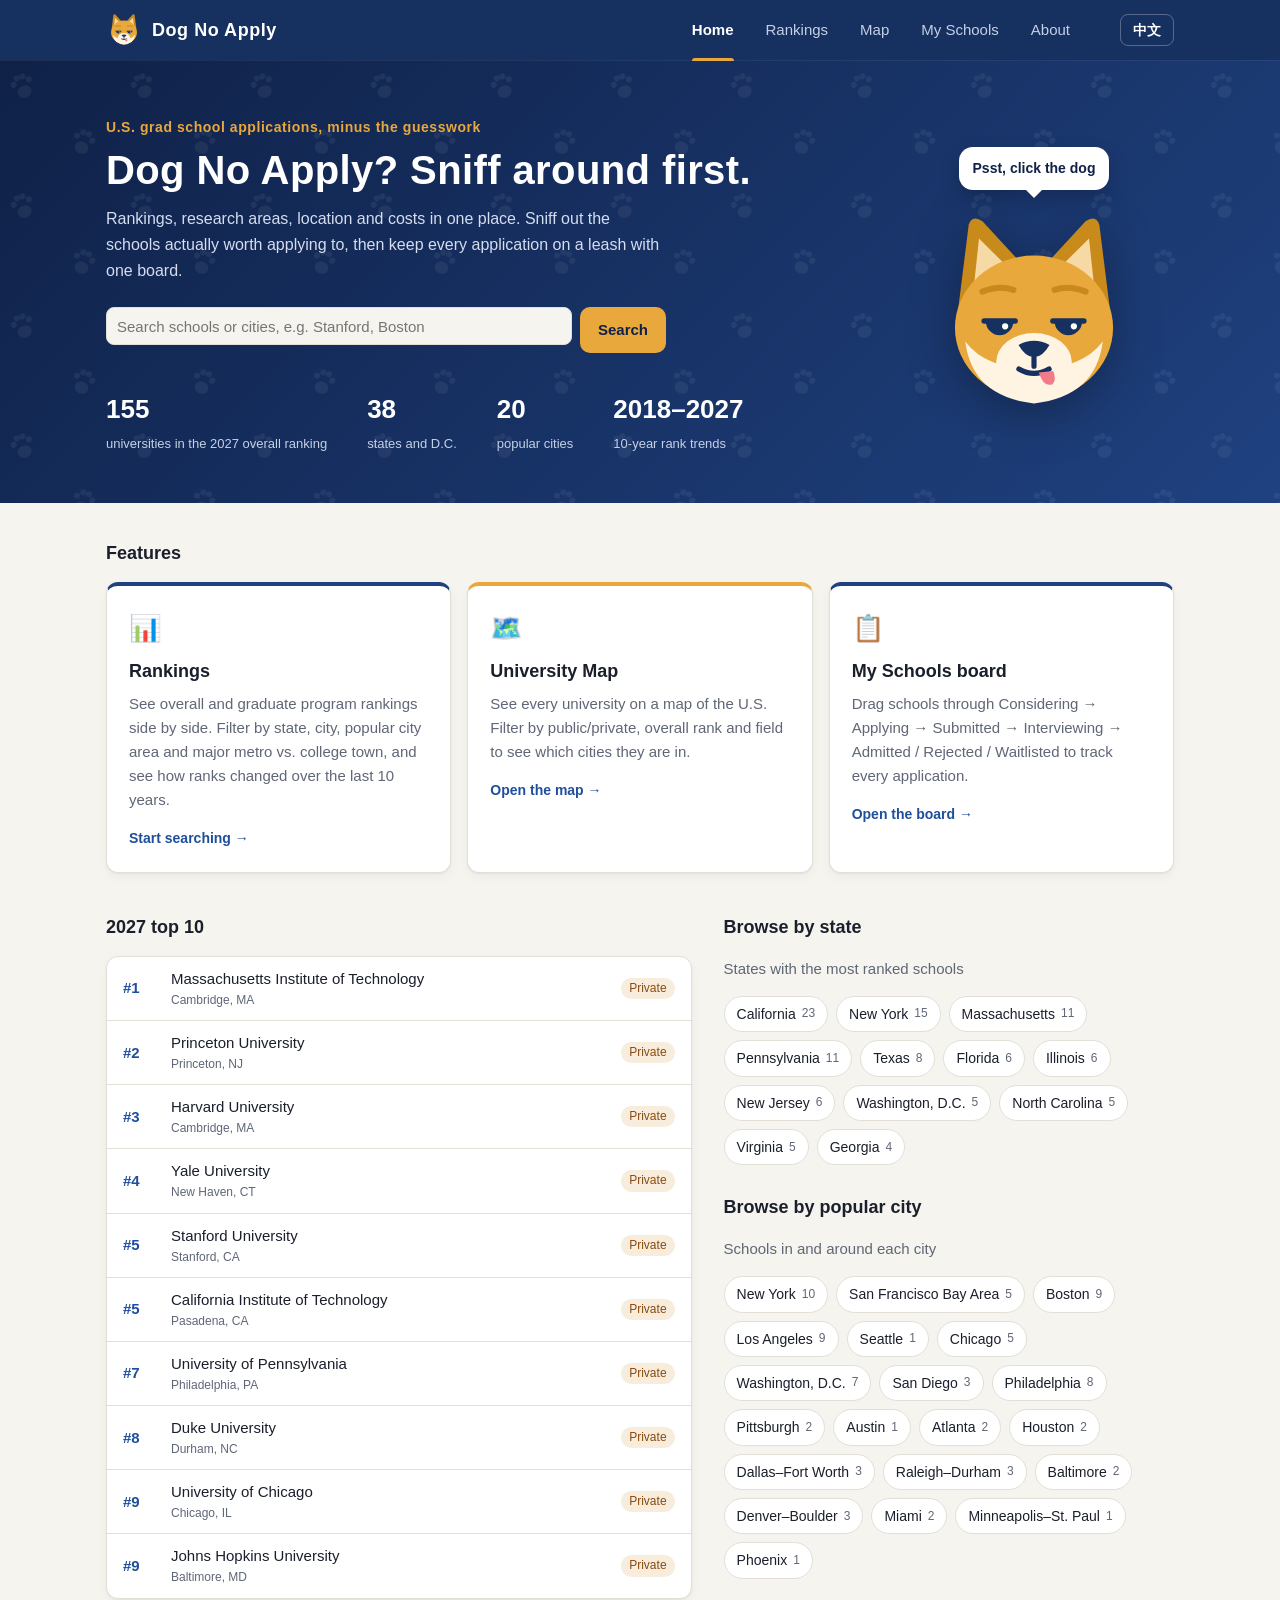
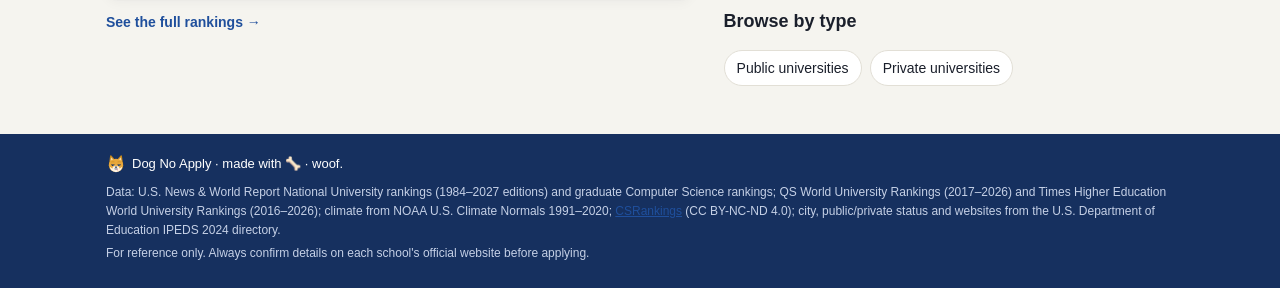
<file: index.html>
<!doctype html>
<html lang="en">
<head>
  <meta charset="utf-8">
  <meta name="viewport" content="width=device-width, initial-scale=1">
  <title data-i18n="title.home">Dog No Apply · Grad school applications, sniffed out</title>
  <meta name="description" data-i18n-content="meta.home" content="">
  <link rel="icon" type="image/svg+xml" href="assets/logo.svg">
  <script src="js/i18n.js"></script>
  <link rel="stylesheet" href="css/style.css">
</head>
<body>
  <header id="siteNav" class="site-nav"></header>
  <script src="js/layout.js"></script>

  <section class="hero">
    <div class="wrap hero-grid">
      <div class="hero-text">
      <p class="eyebrow" data-i18n="home.eyebrow"></p>
      <h1 data-i18n="home.h1"></h1>
      <p class="lead" data-i18n="home.lead"></p>
      <form class="hero-search" action="rankings.html" role="search">
        <input name="q" type="search" data-i18n-placeholder="home.searchPh" data-i18n-aria-label="common.searchSchools">
        <button type="submit" class="btn btn-gold" data-i18n="home.search"></button>
      </form>
      <ul class="hero-stats" id="heroStats"></ul>
      </div>
      <div class="hero-dog">
        <p class="dog-bubble" id="dogBubble" role="status" aria-live="polite" data-i18n="home.dogHint"></p>
        <button type="button" class="dog-btn" id="dogBtn" data-i18n-aria-label="home.dogHint">
          <svg class="dog-svg" viewBox="0 0 64 64" width="220" height="220" data-ex="meh" aria-hidden="true">
            <!-- Same dog as assets/logo.svg; the face parts below swap per expression (data-ex). -->
            <path d="M10 30 L13 6 Q14 3 17 5 L29 18 Z" fill="#c98a1c"/>
            <path d="M54 30 L51 6 Q50 3 47 5 L35 18 Z" fill="#c98a1c"/>
            <path d="M14.5 24 L16 10 L25 19 Z" fill="#f7d9a6"/>
            <path d="M49.5 24 L48 10 L39 19 Z" fill="#f7d9a6"/>
            <ellipse cx="32" cy="36" rx="23" ry="21" fill="#e9a83b"/>
            <path d="M12 40 Q14 56 32 58 Q50 56 52 40 Q46 48 32 48 Q18 48 12 40 Z" fill="#fff4e2"/>
            <ellipse cx="32" cy="46" rx="11" ry="8.5" fill="#fff4e2"/>

            <g class="ex ex-meh">
              <ellipse cx="22" cy="34" rx="4" ry="4.2" fill="#16305f"/><ellipse cx="42" cy="34" rx="4" ry="4.2" fill="#16305f"/>
              <rect x="17" y="28.6" width="10" height="5.4" rx="1.2" fill="#e9a83b"/><rect x="37" y="28.6" width="10" height="5.4" rx="1.2" fill="#e9a83b"/>
              <path d="M17.5 34 H26.5 M37.5 34 H46.5" stroke="#16305f" stroke-width="1.6" stroke-linecap="round"/>
              <circle cx="23.6" cy="35.6" r=".9" fill="#fff"/><circle cx="43.6" cy="35.6" r=".9" fill="#fff"/>
              <path d="M17 25.5 Q22 23.5 26 25 M38 25 Q42 23.5 47 25.5" stroke="#c98a1c" stroke-width="1.8" fill="none" stroke-linecap="round"/>
              <path d="M32 44.6 V47.2 M27.6 48 Q32 50.6 36.4 48" stroke="#16305f" stroke-width="1.5" fill="none" stroke-linecap="round"/>
              <path d="M33.4 49 Q34.8 53.5 37.4 52.4 Q38.6 51.2 37.6 48.6 Z" fill="#f27b8a"/>
            </g>

            <g class="ex ex-happy">
              <path d="M18 35 Q22 29.5 26 35 M38 35 Q42 29.5 46 35" stroke="#16305f" stroke-width="2.2" fill="none" stroke-linecap="round"/>
              <path d="M17 24.5 Q22 21 26 23.5 M38 23.5 Q42 21 47 24.5" stroke="#c98a1c" stroke-width="1.8" fill="none" stroke-linecap="round"/>
              <circle cx="15.5" cy="41.5" r="3.2" fill="#f6a1a8" opacity=".7"/><circle cx="48.5" cy="41.5" r="3.2" fill="#f6a1a8" opacity=".7"/>
              <path d="M32 44.6 V46.4" stroke="#16305f" stroke-width="1.5" stroke-linecap="round"/>
              <path d="M26.5 46.4 Q32 56 37.5 46.4 Z" fill="#16305f"/>
              <path d="M28.8 50.8 Q32 55.2 35.2 50.8 Q32 49.2 28.8 50.8 Z" fill="#f27b8a"/>
            </g>

            <g class="ex ex-surprised">
              <ellipse cx="22" cy="33.5" rx="4.6" ry="5.4" fill="#16305f"/><ellipse cx="42" cy="33.5" rx="4.6" ry="5.4" fill="#16305f"/>
              <circle cx="23.6" cy="31.6" r="1.6" fill="#fff"/><circle cx="43.6" cy="31.6" r="1.6" fill="#fff"/>
              <path d="M17 22.5 Q22 19.5 26 22 M38 22 Q42 19.5 47 22.5" stroke="#c98a1c" stroke-width="1.8" fill="none" stroke-linecap="round"/>
              <path d="M32 44.6 V46.4" stroke="#16305f" stroke-width="1.5" stroke-linecap="round"/>
              <ellipse cx="32" cy="50.2" rx="2.6" ry="3.2" fill="#16305f"/>
            </g>

            <g class="ex ex-wink">
              <path d="M18 34.5 Q22 31 26 34.5" stroke="#16305f" stroke-width="2.2" fill="none" stroke-linecap="round"/>
              <ellipse cx="42" cy="34" rx="4" ry="4.4" fill="#16305f"/><circle cx="43.6" cy="32.6" r="1.2" fill="#fff"/>
              <path d="M17 26.5 Q22 25.5 26 26.5 M38 23.5 Q42 21.5 47 24" stroke="#c98a1c" stroke-width="1.8" fill="none" stroke-linecap="round"/>
              <path d="M32 44.6 V47 M27.8 48.2 Q32.5 50.8 37 47.2" stroke="#16305f" stroke-width="1.5" fill="none" stroke-linecap="round"/>
              <path d="M33.6 49.2 Q35 53.6 37.6 52.4 Q38.8 51.2 37.6 48.4 Z" fill="#f27b8a"/>
            </g>

            <g class="ex ex-love">
              <path d="M22 38.4 C15.6 33.6 17.2 27.8 22 31.2 C26.8 27.8 28.4 33.6 22 38.4 Z M42 38.4 C35.6 33.6 37.2 27.8 42 31.2 C46.8 27.8 48.4 33.6 42 38.4 Z" fill="#f05a78"/>
              <path d="M17 24 Q22 21 26 23.5 M38 23.5 Q42 21 47 24" stroke="#c98a1c" stroke-width="1.8" fill="none" stroke-linecap="round"/>
              <circle cx="15.5" cy="41.5" r="3.2" fill="#f6a1a8" opacity=".7"/><circle cx="48.5" cy="41.5" r="3.2" fill="#f6a1a8" opacity=".7"/>
              <path d="M32 44.6 V46.4" stroke="#16305f" stroke-width="1.5" stroke-linecap="round"/>
              <path d="M26.5 46.4 Q32 56 37.5 46.4 Z" fill="#16305f"/>
              <path d="M28.8 50.8 Q32 55.2 35.2 50.8 Q32 49.2 28.8 50.8 Z" fill="#f27b8a"/>
            </g>

            <g class="ex ex-skeptical">
              <ellipse cx="22" cy="34" rx="4" ry="4.2" fill="#16305f"/><ellipse cx="42" cy="34" rx="4" ry="4.2" fill="#16305f"/>
              <rect x="17" y="28.6" width="10" height="6.6" rx="1.2" fill="#e9a83b"/><rect x="37" y="28.6" width="10" height="6.6" rx="1.2" fill="#e9a83b"/>
              <path d="M17.5 35.2 H26.5 M37.5 35.2 H46.5" stroke="#16305f" stroke-width="1.6" stroke-linecap="round"/>
              <path d="M16.5 22 Q21.5 18.8 26 22.2 M38 27 Q42.5 24 47.5 24.6" stroke="#c98a1c" stroke-width="1.9" fill="none" stroke-linecap="round"/>
              <path d="M32 44.6 V47.4 M27.4 49 Q30 47.6 32 48.6 Q34.2 49.6 36.6 48" stroke="#16305f" stroke-width="1.5" fill="none" stroke-linecap="round"/>
            </g>

            <!-- nose last so it sits on top of every mouth -->
            <path d="M27.5 41 Q32 38.6 36.5 41 Q34.5 44.5 32 44.6 Q29.5 44.5 27.5 41 Z" fill="#16305f"/>
          </svg>
        </button>
      </div>
    </div>
  </section>

  <main class="wrap home">
    <section>
      <h2 class="section-title" data-i18n="home.features"></h2>
      <div class="cards">
        <a class="card" href="rankings.html">
          <span class="card-icon" aria-hidden="true">📊</span>
          <h3 data-i18n="home.card.rankings"></h3>
          <p data-i18n="home.card.rankingsDesc"></p>
          <span class="card-link" data-i18n="home.card.rankingsLink"></span>
        </a>
        <a class="card" href="map.html">
          <span class="card-icon" aria-hidden="true">🗺️</span>
          <h3 data-i18n="home.card.map"></h3>
          <p data-i18n="home.card.mapDesc"></p>
          <span class="card-link" data-i18n="home.card.mapLink"></span>
        </a>
        <a class="card" href="library.html">
          <span class="card-icon" aria-hidden="true">📋</span>
          <h3 data-i18n="home.card.library"></h3>
          <p data-i18n="home.card.libraryDesc"></p>
          <span class="card-link" data-i18n="home.card.libraryLink"></span>
        </a>
      </div>
    </section>

    <section class="home-grid">
      <div>
        <h2 class="section-title" id="top10Title"></h2>
        <ol class="top-list" id="topList"></ol>
        <a class="more" href="rankings.html" data-i18n="home.fullList"></a>
      </div>
      <div>
        <h2 class="section-title" data-i18n="home.byState"></h2>
        <p class="muted" data-i18n="home.byStateSub"></p>
        <div class="chips" id="stateChips"></div>
        <h2 class="section-title" style="margin-top:28px" data-i18n="home.byHub"></h2>
        <p class="muted" data-i18n="home.byHubSub"></p>
        <div class="chips" id="hubChips"></div>
        <h2 class="section-title" style="margin-top:28px" data-i18n="home.byType"></h2>
        <div class="chips">
          <a class="chip" href="rankings.html?control=public" data-i18n="home.publicUnis"></a>
          <a class="chip" href="rankings.html?control=private" data-i18n="home.privateUnis"></a>
        </div>
      </div>
    </section>
  </main>

  <script src="data/colleges.js"></script>
  <script src="js/common.js"></script>
  <script src="js/home.js"></script>
</body>
</html>
</file>
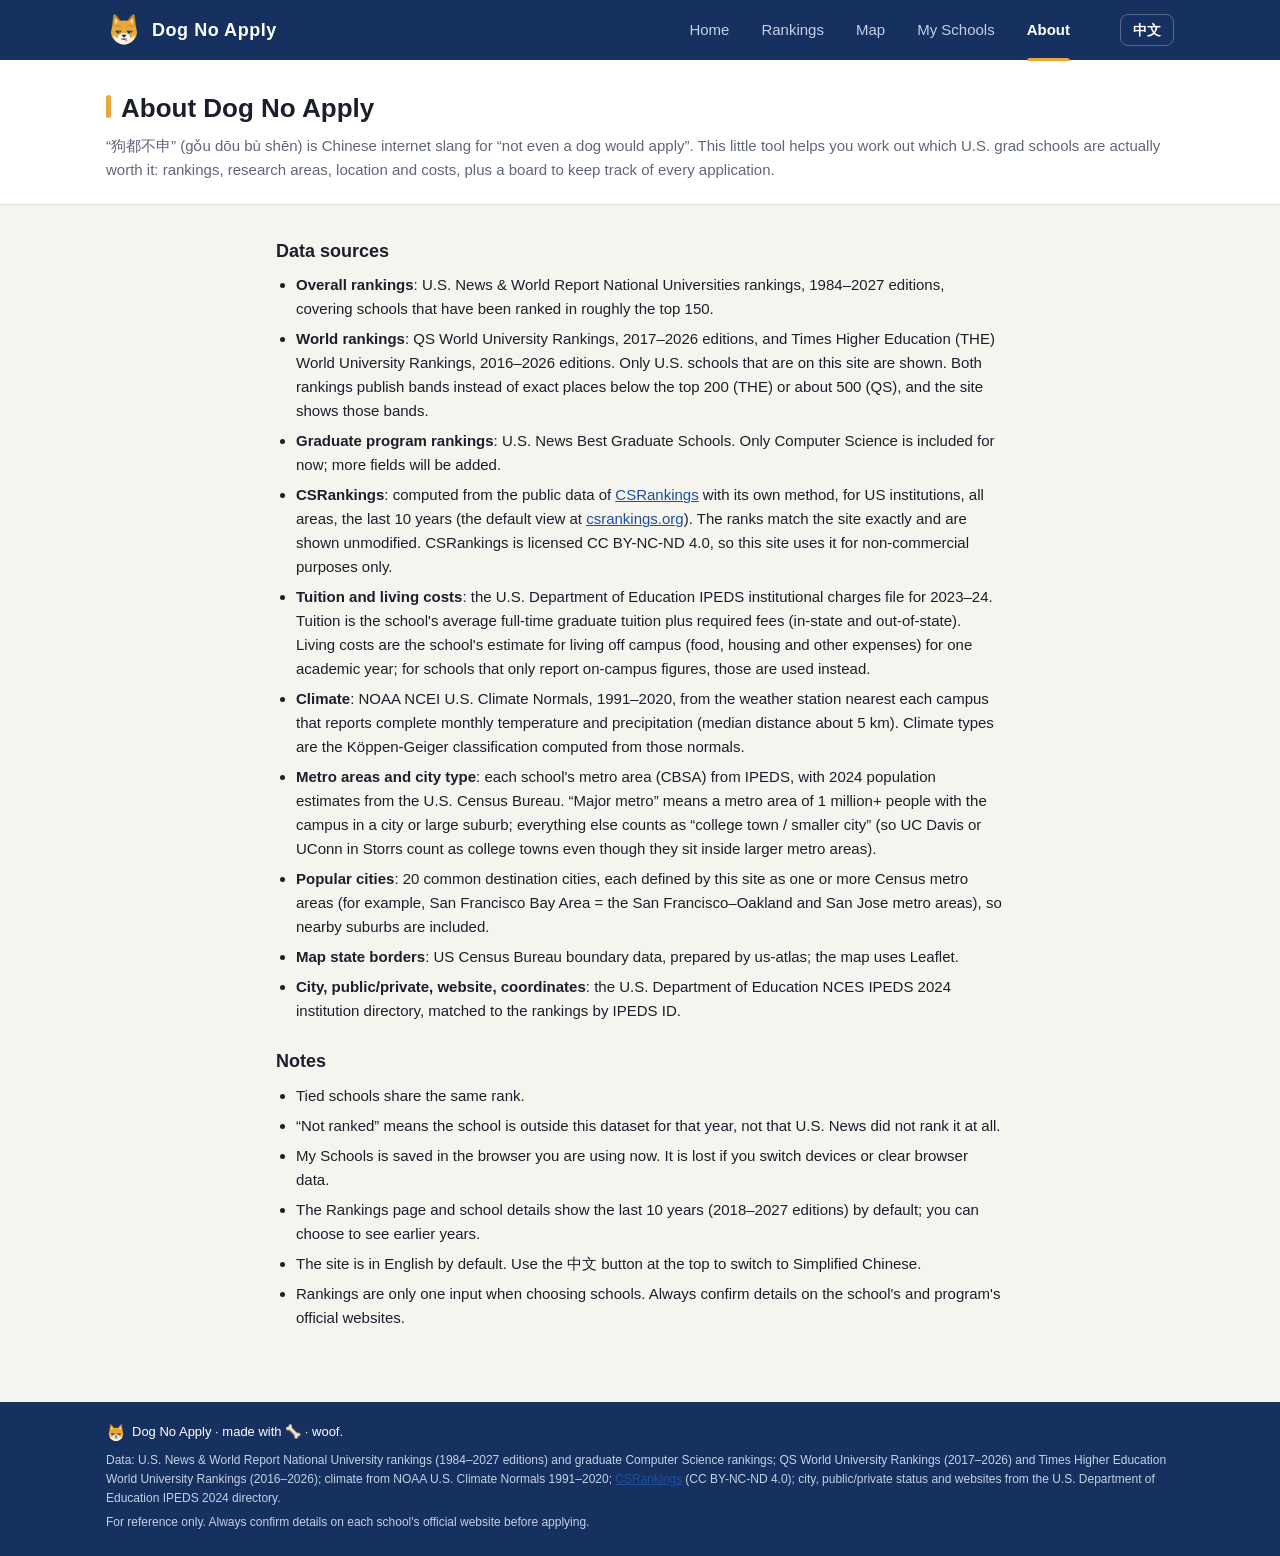
<file: about.html>
<!doctype html>
<html lang="en">
<head>
  <meta charset="utf-8">
  <meta name="viewport" content="width=device-width, initial-scale=1">
  <title data-i18n="title.about">About · Dog No Apply</title>
  <link rel="icon" type="image/svg+xml" href="assets/logo.svg">
  <script src="js/i18n.js"></script>
  <link rel="stylesheet" href="css/style.css">
</head>
<body>
  <header id="siteNav" class="site-nav"></header>
  <script src="js/layout.js"></script>

  <div class="page-head">
    <div class="wrap">
      <h1 data-i18n="about.h1"></h1>
      <p class="sub" data-i18n="about.sub"></p>
    </div>
  </div>

  <main class="wrap prose">
    <h2 data-i18n="about.sources"></h2>
    <ul>
      <li data-i18n="about.src.rank"></li>
      <li data-i18n="about.src.world"></li>
      <li data-i18n="about.src.subj"></li>
      <li data-i18n="about.src.csr"></li>
      <li data-i18n="about.src.cost"></li>
      <li data-i18n="about.src.climate"></li>
      <li data-i18n="about.src.metro"></li>
      <li data-i18n="about.src.hubs"></li>
      <li data-i18n="about.src.map"></li>
      <li data-i18n="about.src.ipeds"></li>
    </ul>

    <h2 data-i18n="about.notes"></h2>
    <ul>
      <li data-i18n="about.n.ties"></li>
      <li data-i18n="about.n.unranked"></li>
      <li data-i18n="about.n.library"></li>
      <li data-i18n="about.n.recent"></li>
      <li data-i18n="about.n.language"></li>
      <li data-i18n="about.n.reference"></li>
    </ul>
  </main>
</body>
</html>
</file>
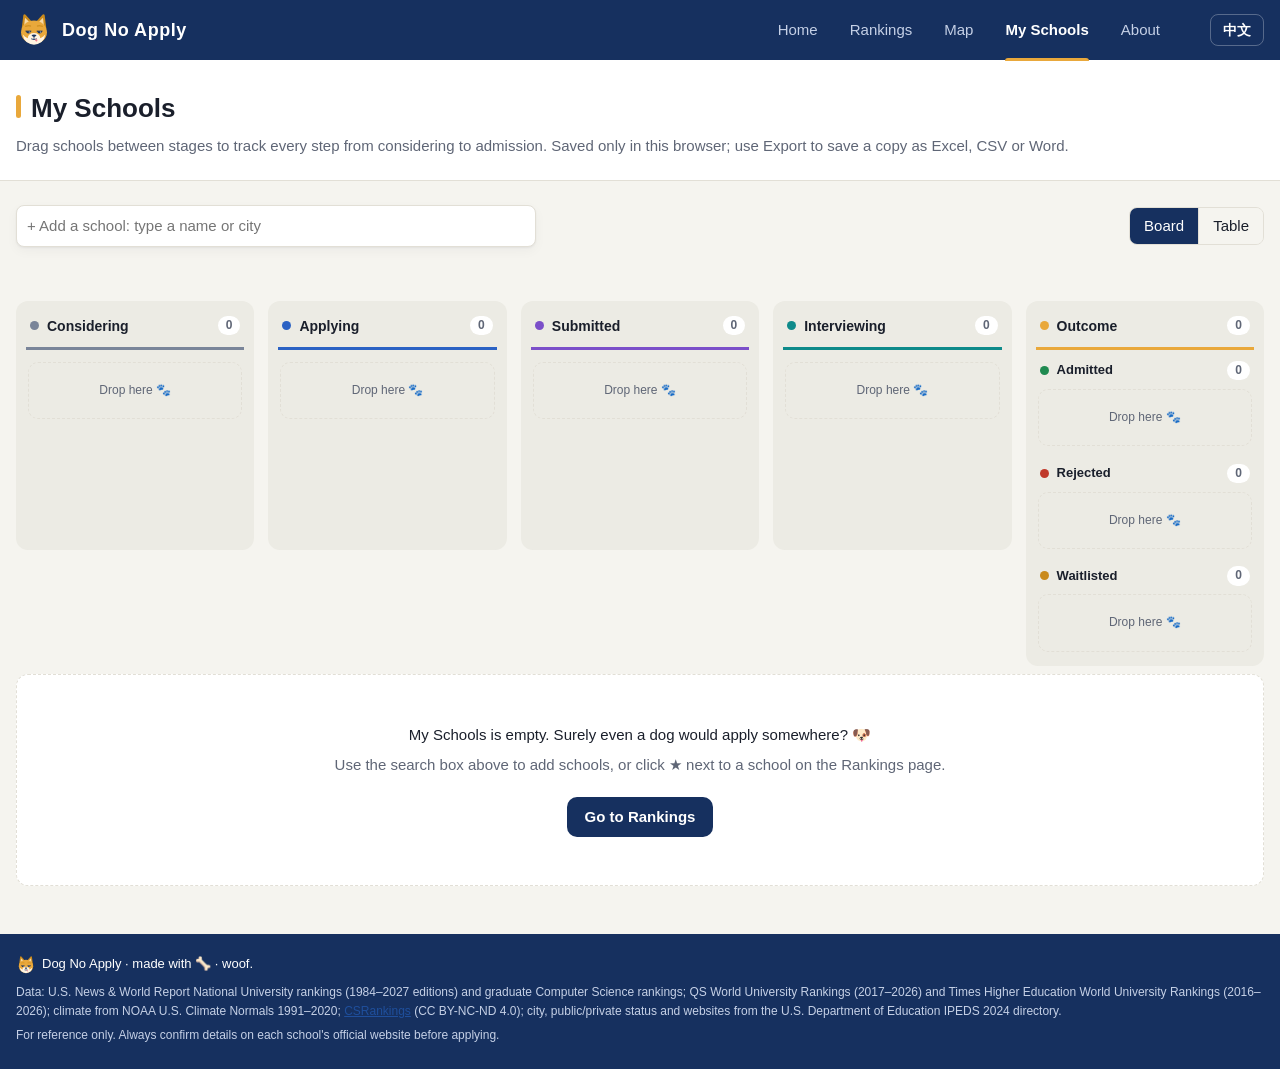
<file: library.html>
<!doctype html>
<html lang="en">
<head>
  <meta charset="utf-8">
  <meta name="viewport" content="width=device-width, initial-scale=1">
  <title data-i18n="title.library">My Schools · Dog No Apply</title>
  <meta name="description" data-i18n-content="meta.library" content="">
  <link rel="icon" type="image/svg+xml" href="assets/logo.svg">
  <script src="js/i18n.js"></script>
  <link rel="stylesheet" href="css/style.css">
</head>
<body class="wide">
  <header id="siteNav" class="site-nav"></header>
  <script src="js/layout.js"></script>

  <div class="page-head">
    <div class="wrap">
      <h1 data-i18n="lib.h1"></h1>
      <p class="sub" data-i18n="lib.sub"></p>
    </div>
  </div>

  <main class="wrap">
    <div class="lib-bar">
      <div class="add-school">
        <input id="addInput" type="search" autocomplete="off" data-i18n-placeholder="lib.addPh"
               data-i18n-aria-label="lib.addLabel" aria-controls="addList" aria-expanded="false">
        <ul id="addList" class="suggest" role="listbox" hidden></ul>
      </div>
      <div class="lib-actions">
        <div class="export" id="exportMenu" hidden>
          <button type="button" class="btn btn-ghost" id="exportBtn" aria-haspopup="menu" aria-expanded="false" aria-controls="exportList">
            <span data-i18n="exp.button"></span> ▾
          </button>
          <div class="export-list" id="exportList" role="menu" hidden>
            <button type="button" role="menuitem" data-fmt="xlsx"><b data-i18n="exp.xlsx"></b><small data-i18n="exp.xlsxSub"></small></button>
            <button type="button" role="menuitem" data-fmt="csv"><b data-i18n="exp.csv"></b><small data-i18n="exp.csvSub"></small></button>
            <button type="button" role="menuitem" data-fmt="docx"><b data-i18n="exp.docx"></b><small data-i18n="exp.docxSub"></small></button>
          </div>
        </div>
        <div class="seg" id="view" role="radiogroup" data-i18n-aria-label="lib.view">
          <button type="button" data-v="board" aria-pressed="true" data-i18n="lib.board"></button>
          <button type="button" data-v="table" aria-pressed="false" data-i18n="lib.table"></button>
        </div>
      </div>
    </div>

    <p class="status-summary" id="summary"></p>

    <div id="board" class="board"></div>

    <div id="tableView" class="table-wrap" hidden>
      <table>
        <thead>
          <tr>
            <th data-sort="status" class="sortable" data-i18n="lib.th.status"></th>
            <th data-sort="name" class="sortable" data-i18n="rk.th.school"></th>
            <th data-sort="rank" class="sortable" data-i18n="subj.overall" data-i18n-title="lib.th.overallTitle"></th>
            <th data-sort="cs" class="sortable" data-i18n="subj.cs" data-i18n-title="rk.th.csTitle"></th>
            <th data-sort="csr" class="sortable" data-i18n="subj.csr" data-i18n-title="rk.th.csrTitle"></th>
            <th data-sort="qs" class="sortable" data-i18n="subj.qs" data-i18n-title="lib.th.qsTitle"></th>
            <th data-sort="the" class="sortable" data-i18n="subj.the" data-i18n-title="lib.th.theTitle"></th>
            <th data-sort="cost" class="sortable" data-i18n="cost.th"></th>
            <th data-sort="state" class="sortable c-hide-sm" data-i18n="lib.th.location"></th>
            <th data-sort="control" class="sortable c-hide-sm" data-i18n="rk.type"></th>
            <th data-i18n-aria-label="lib.th.remove"></th>
          </tr>
        </thead>
        <tbody id="tableRows"></tbody>
      </table>
    </div>

    <div class="empty-state" id="empty" hidden>
      <p data-i18n="lib.empty1"></p>
      <p class="muted" data-i18n="lib.empty2"></p>
      <a class="btn btn-primary" href="rankings.html" data-i18n="lib.goRankings"></a>
    </div>
  </main>

  <script src="data/colleges.js"></script>
  <script src="js/common.js"></script>
  <script src="js/export.js"></script>
  <script src="js/library.js"></script>
</body>
</html>
</file>
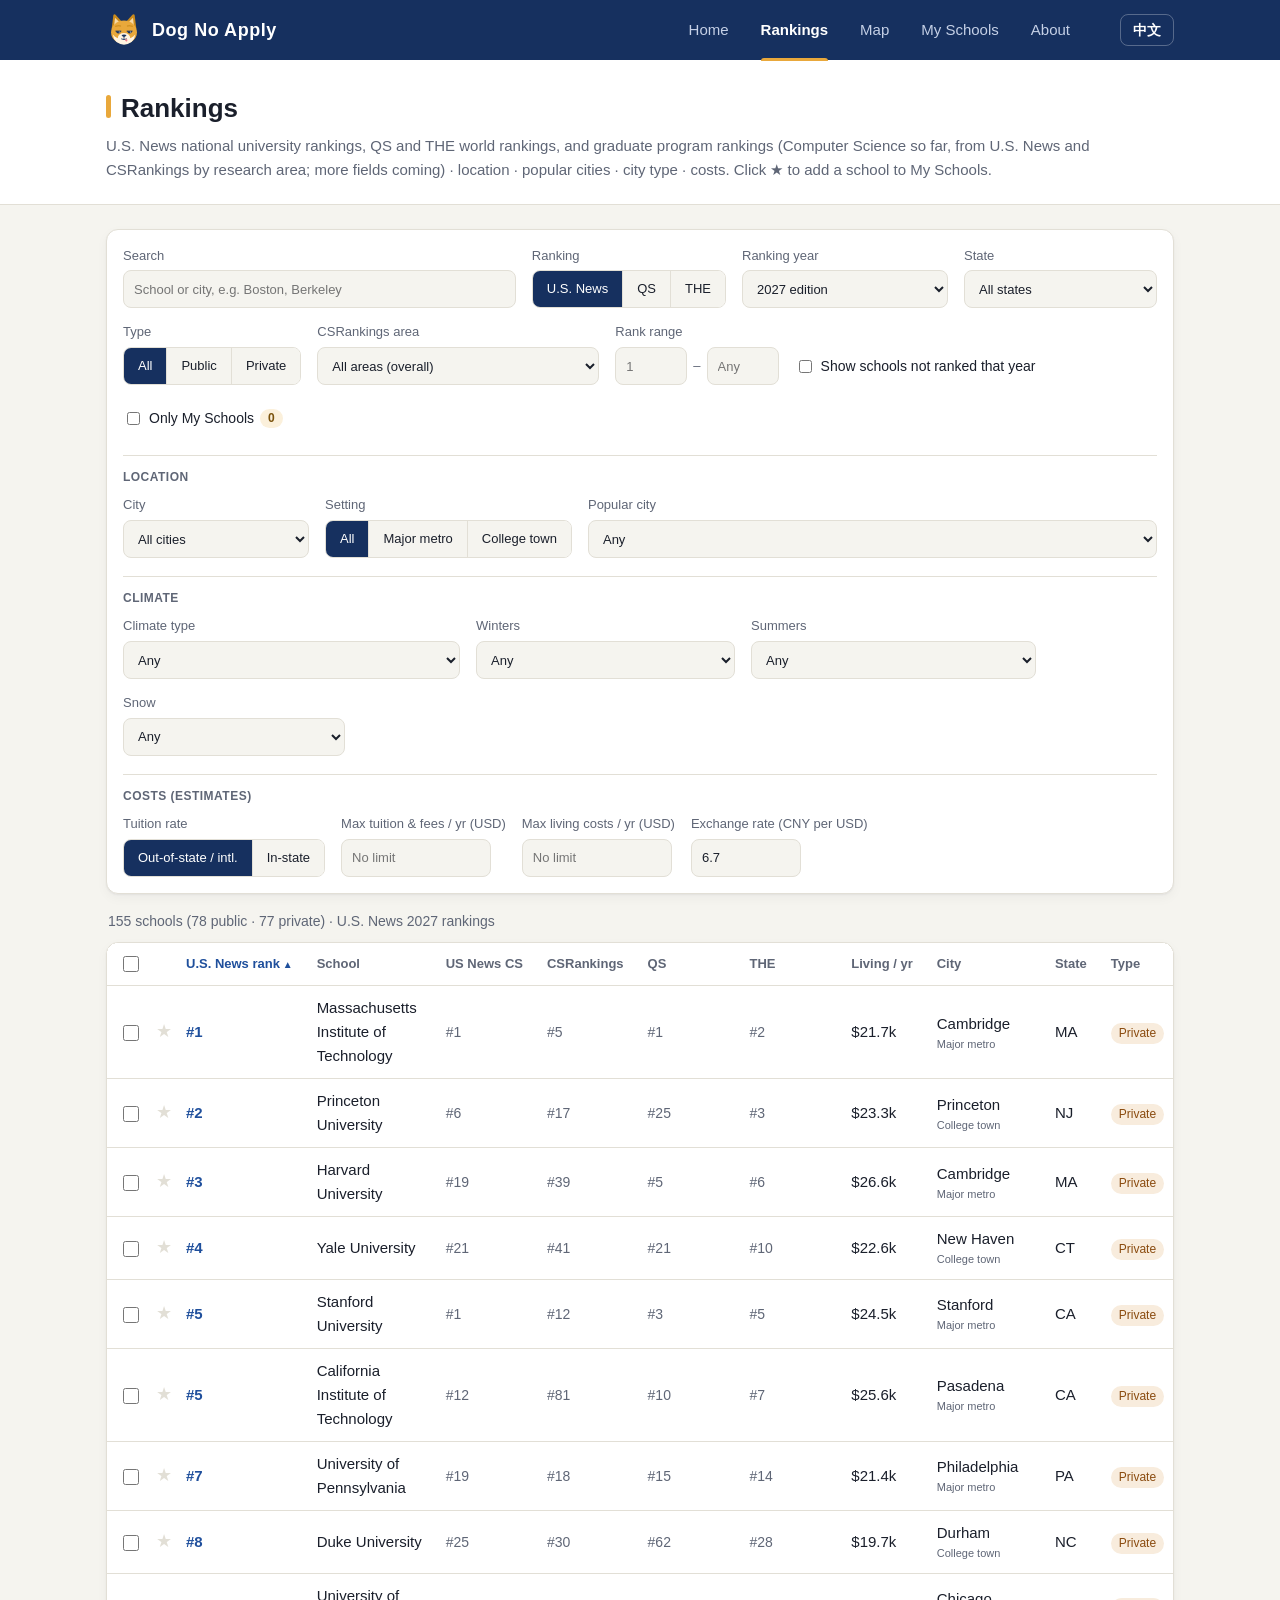
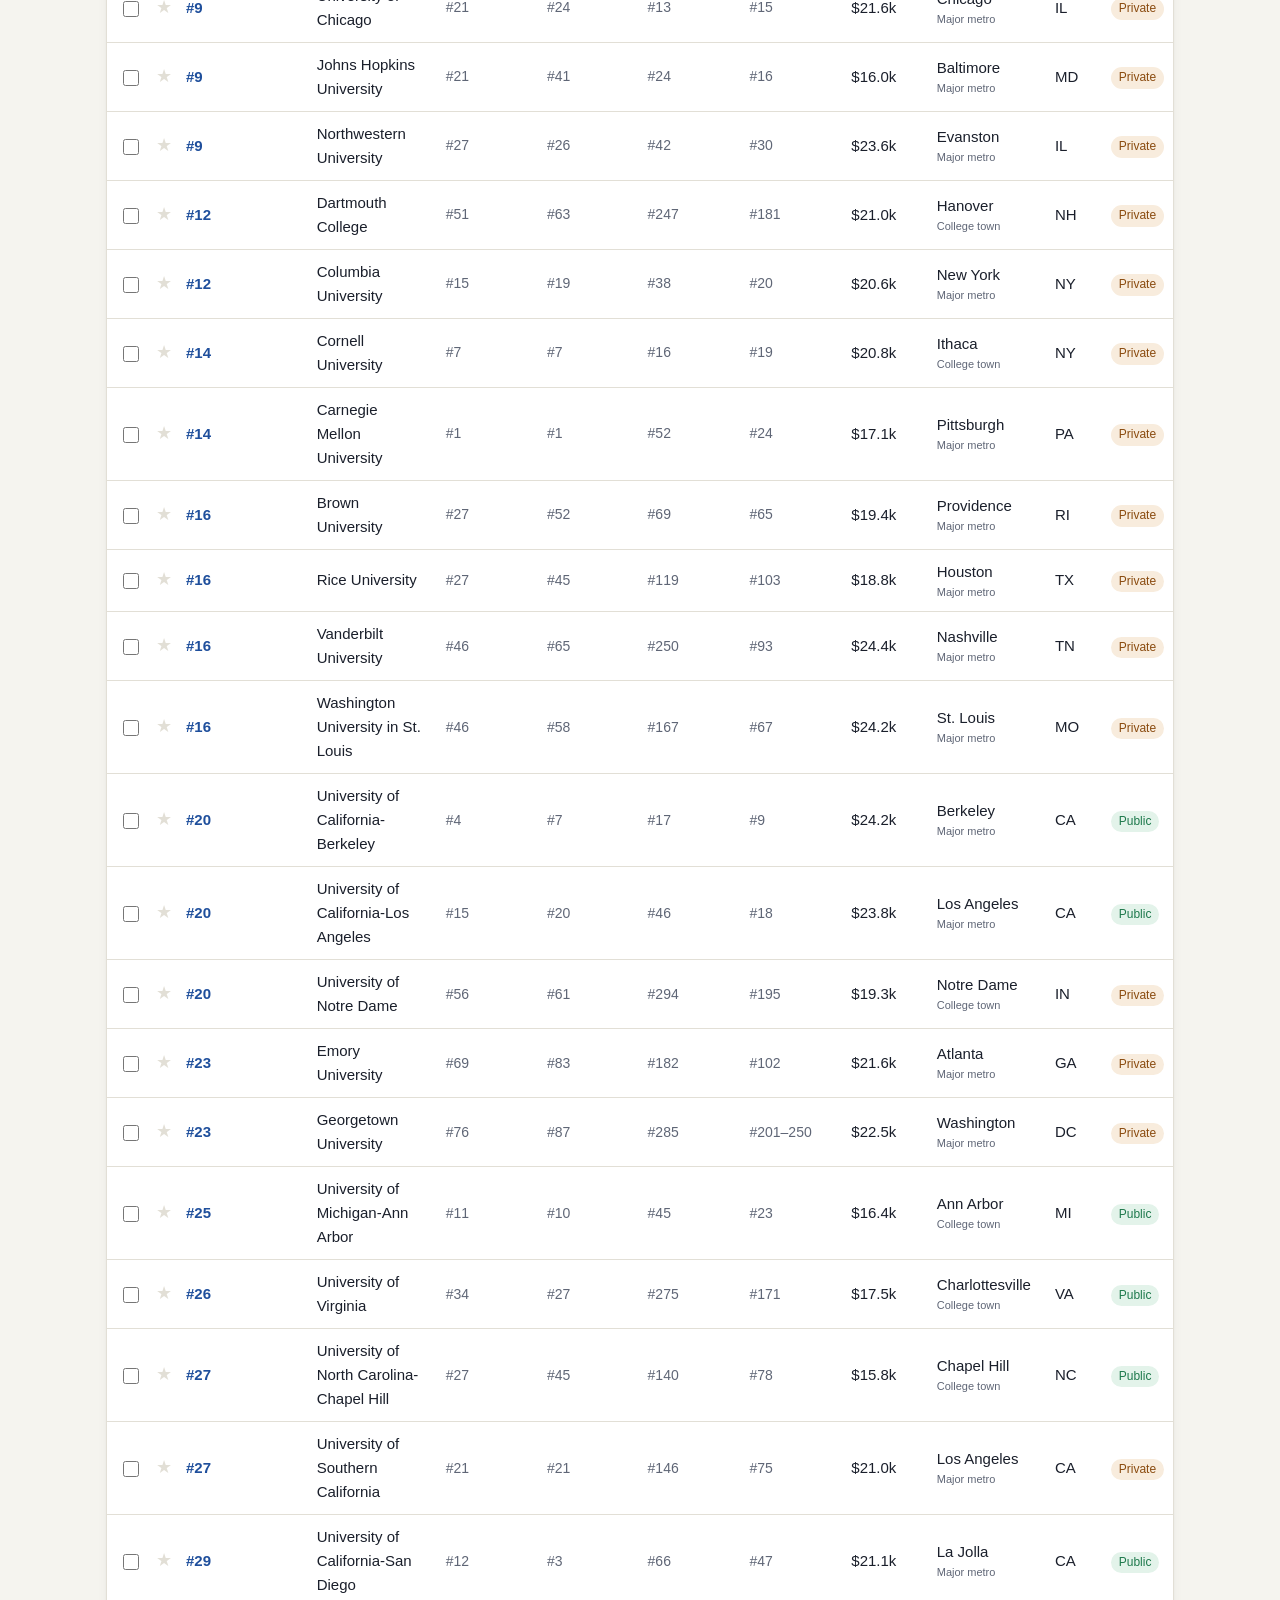
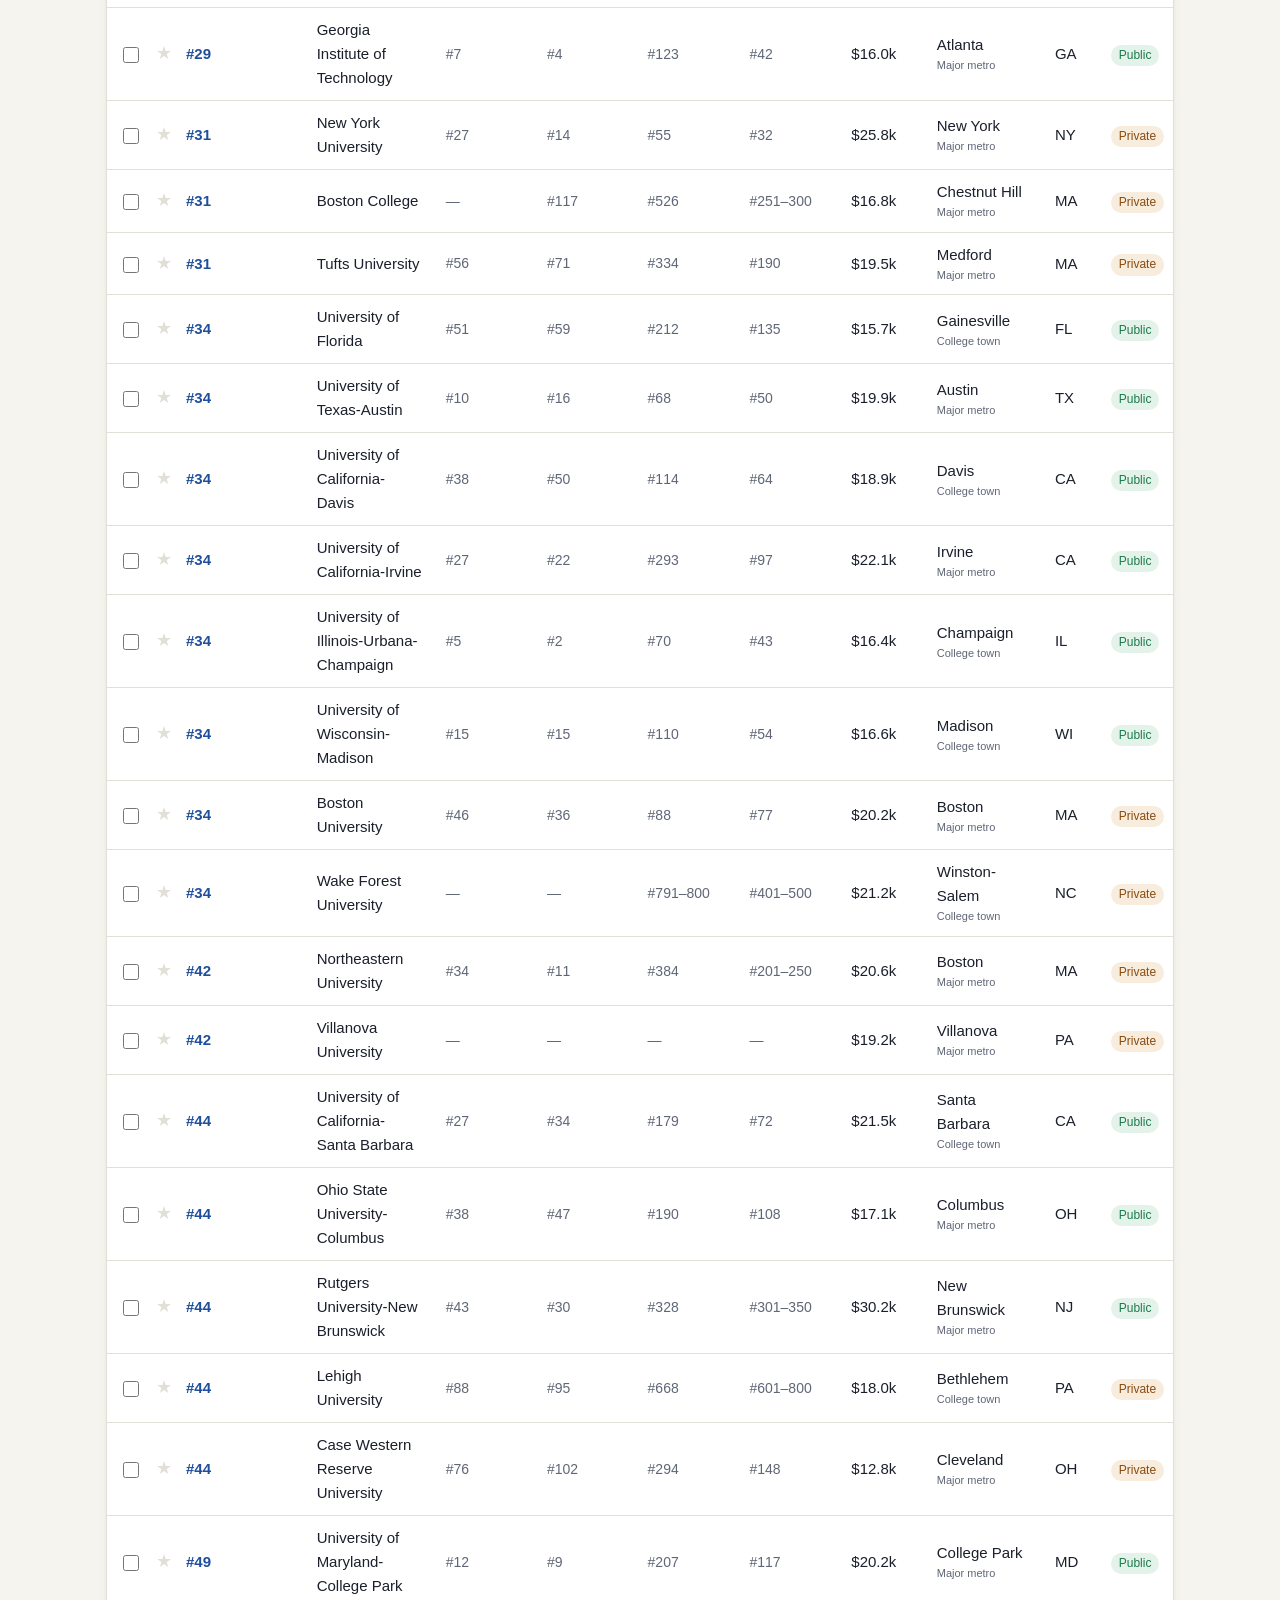
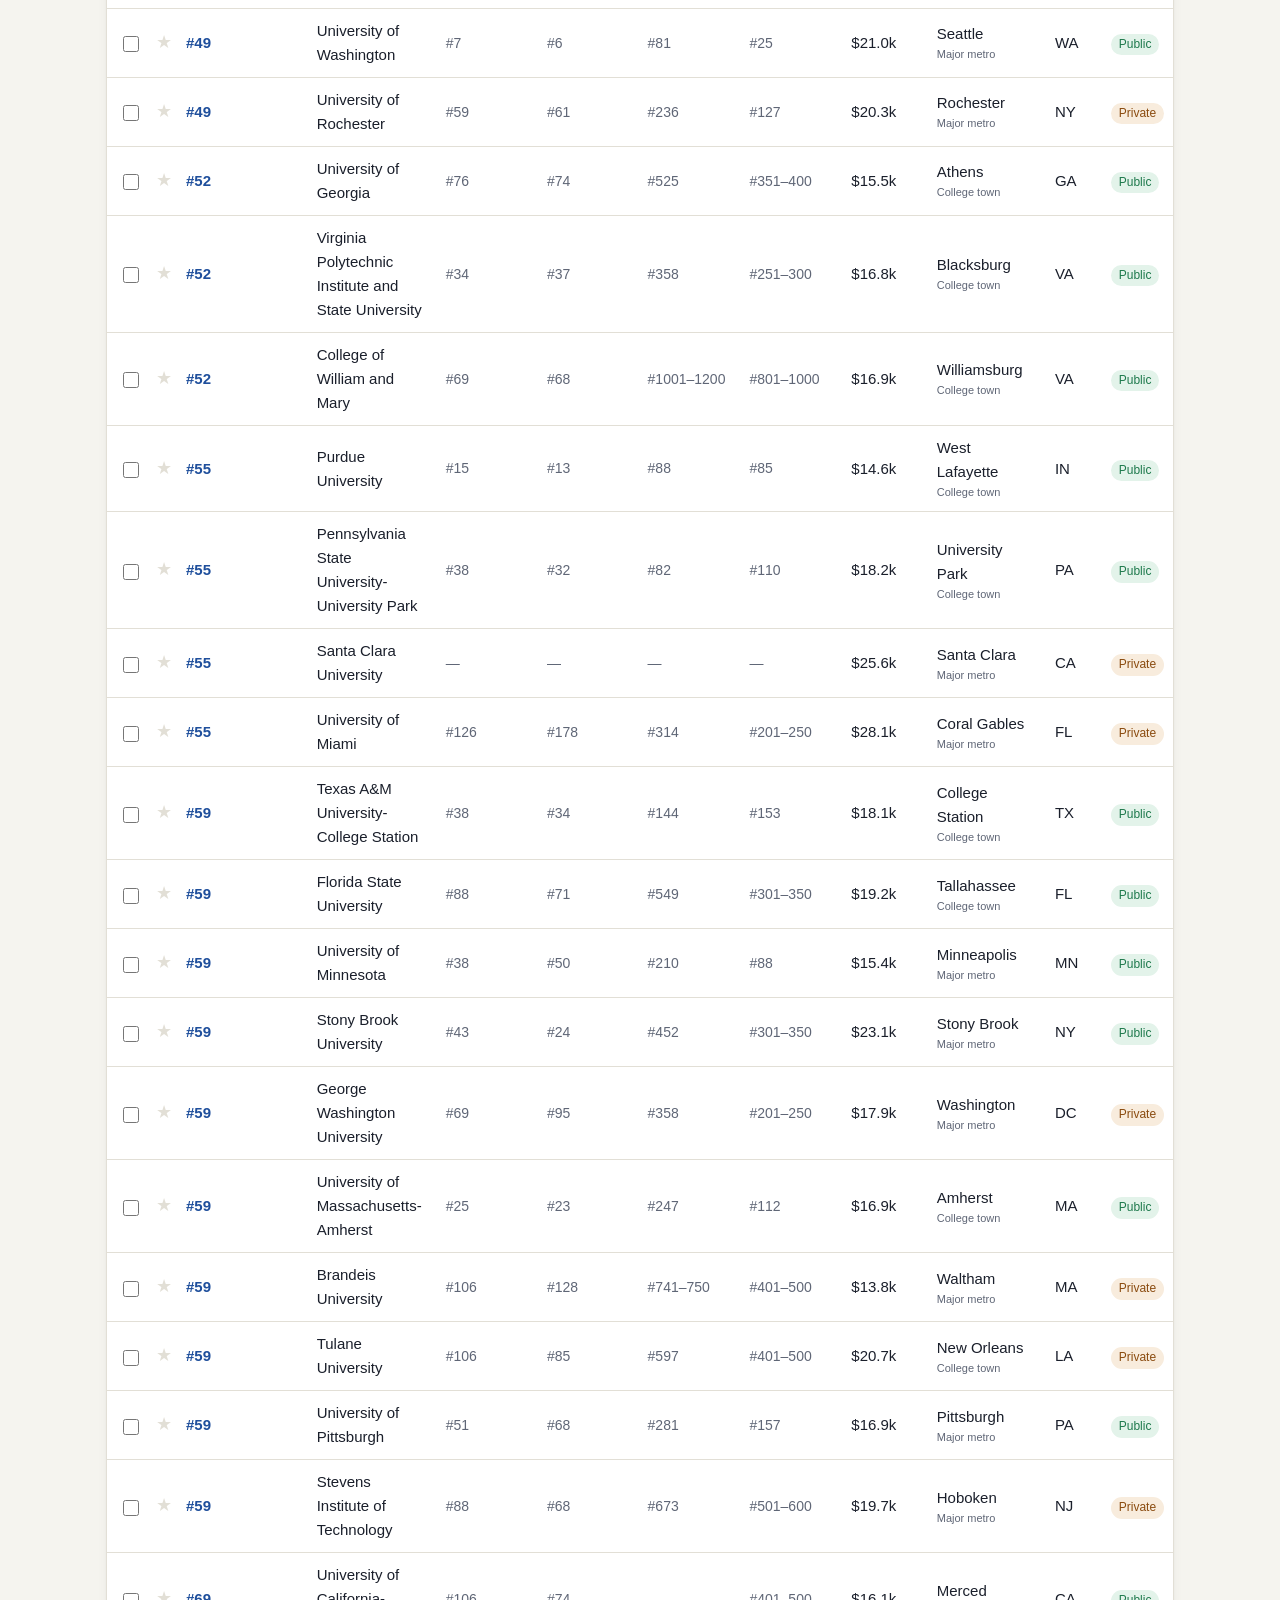
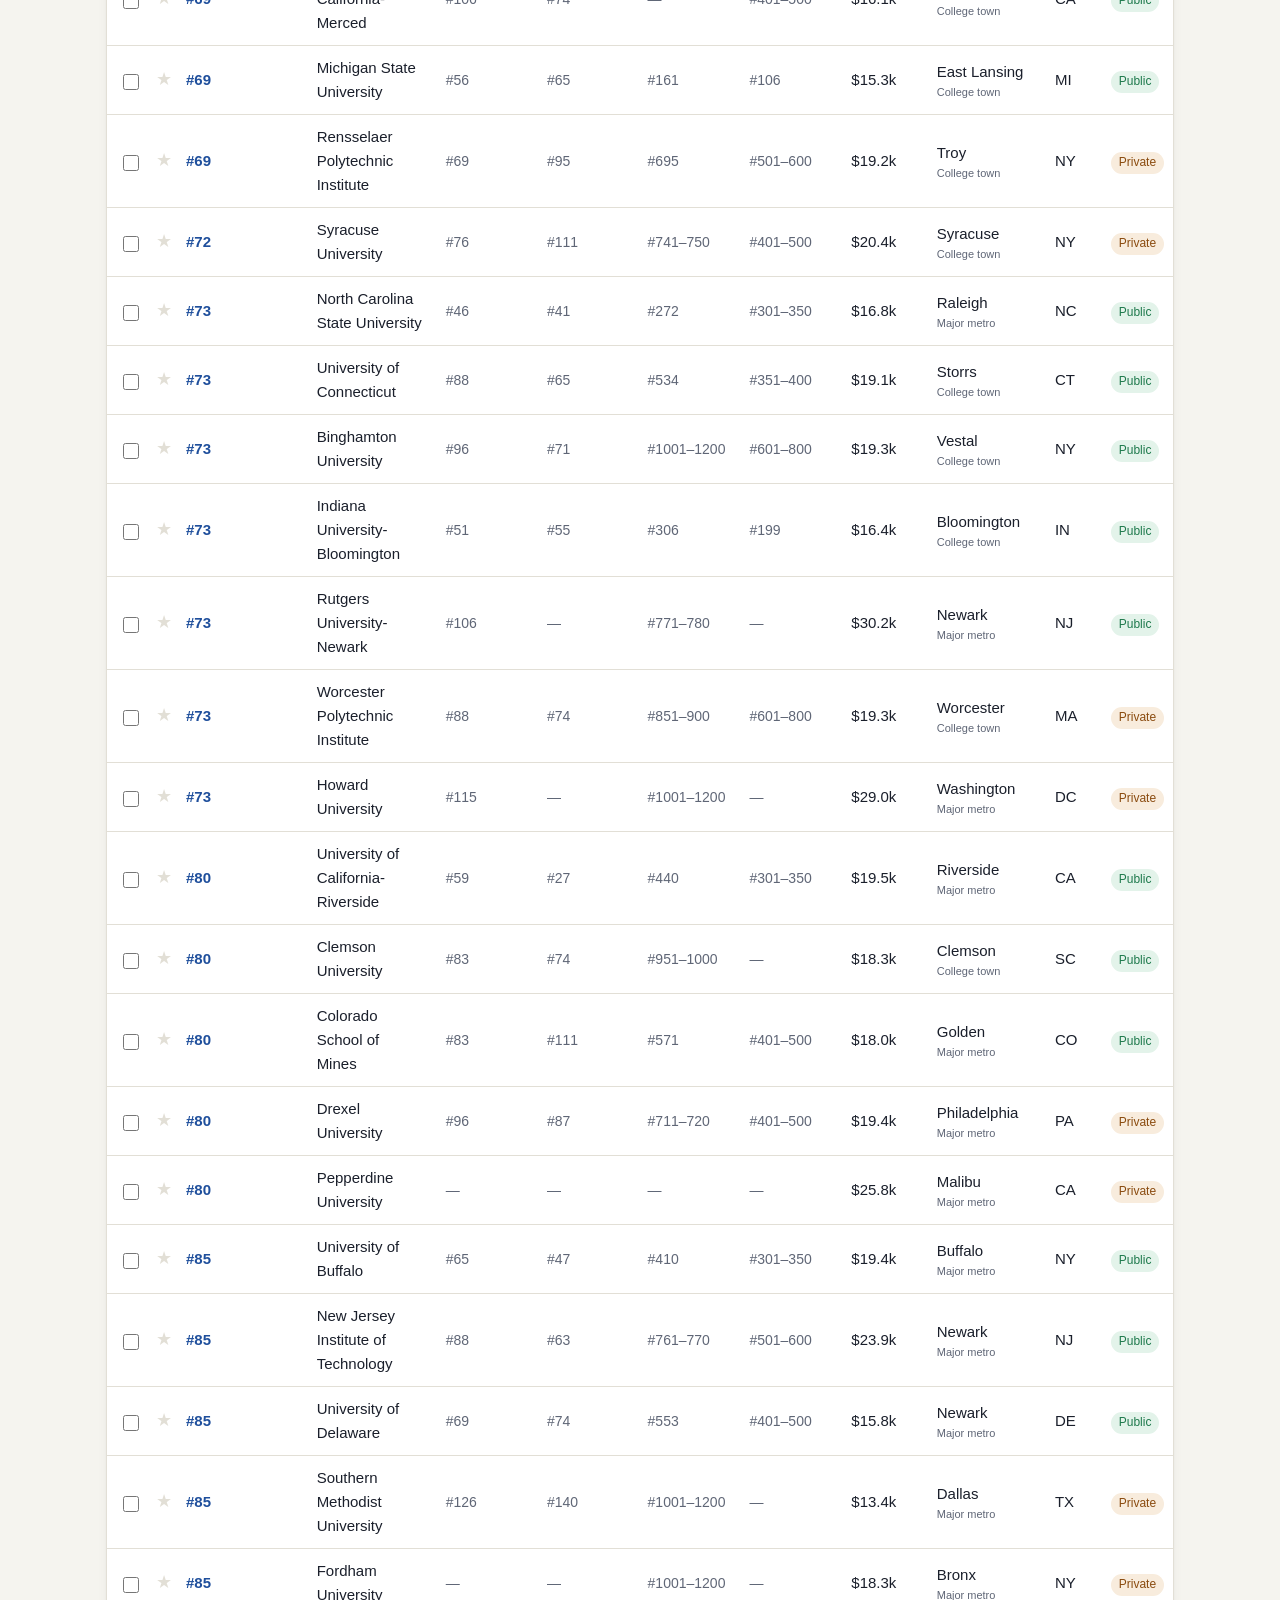
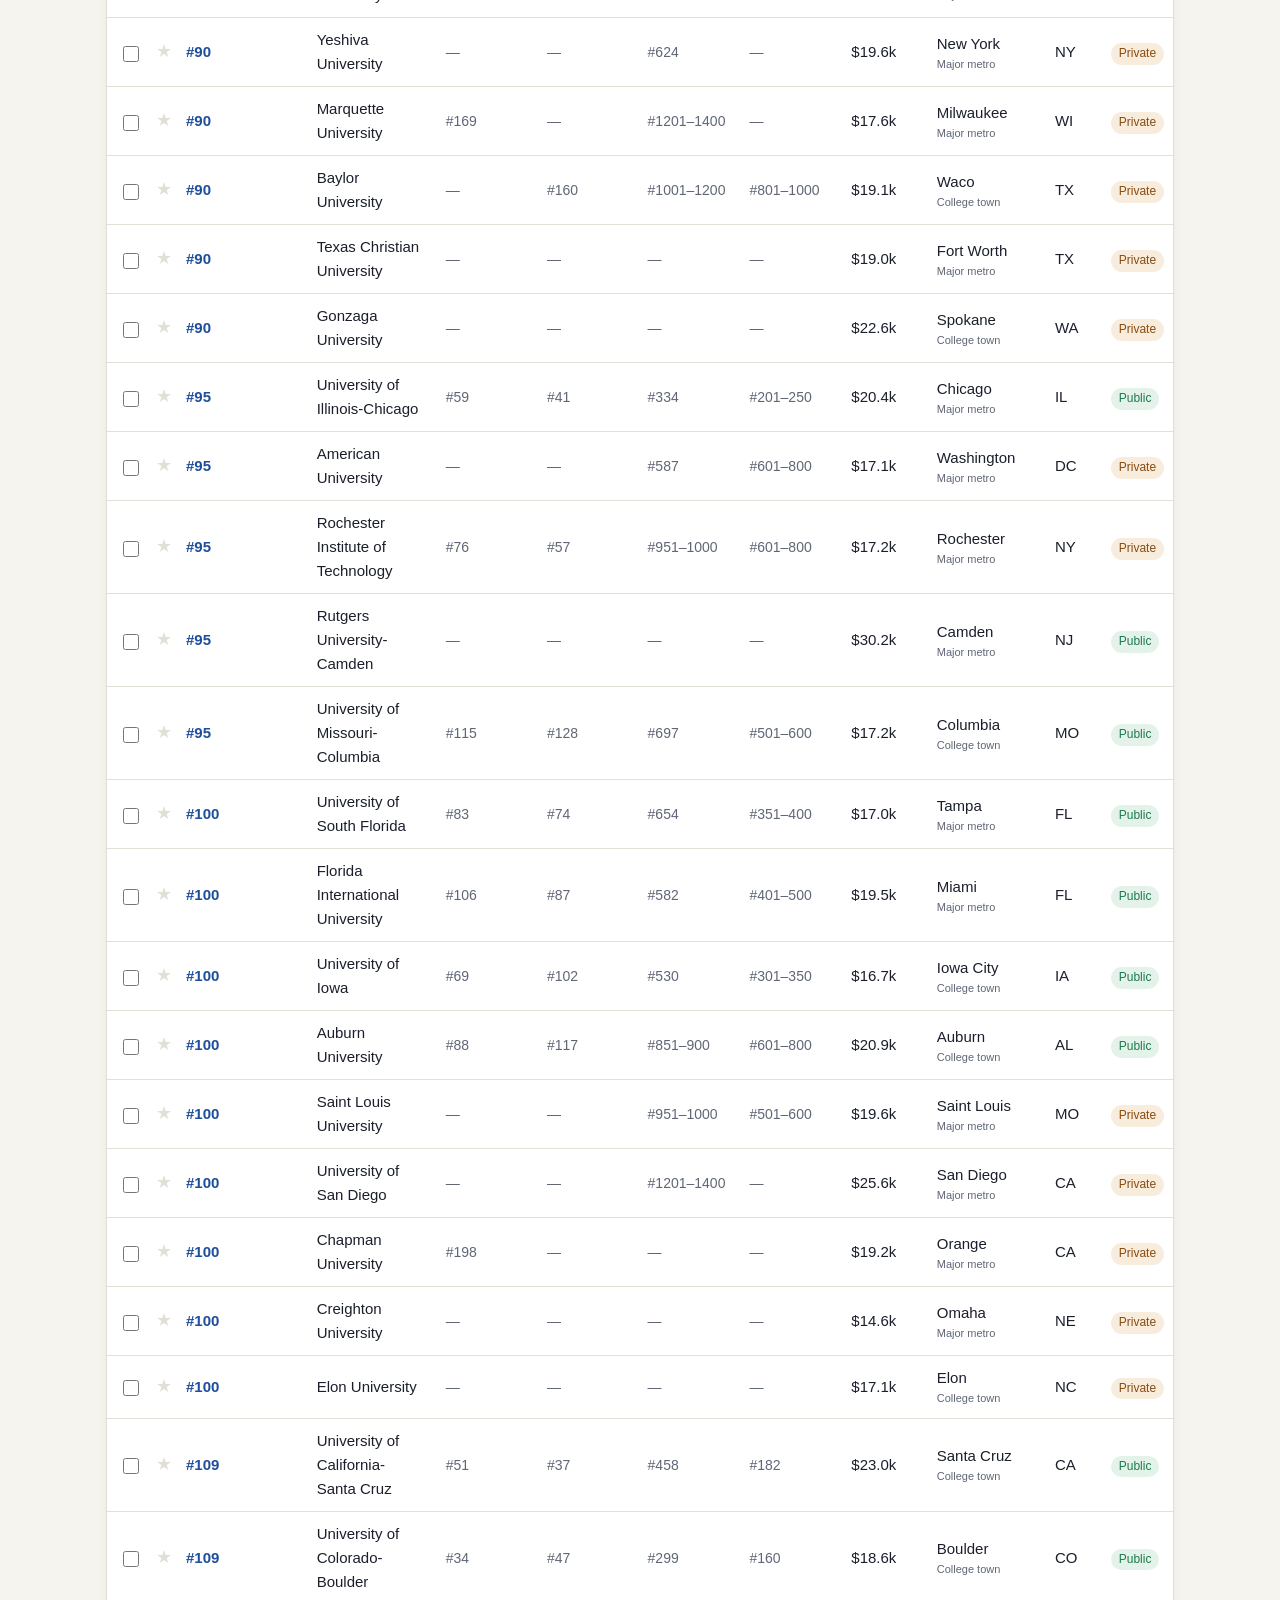
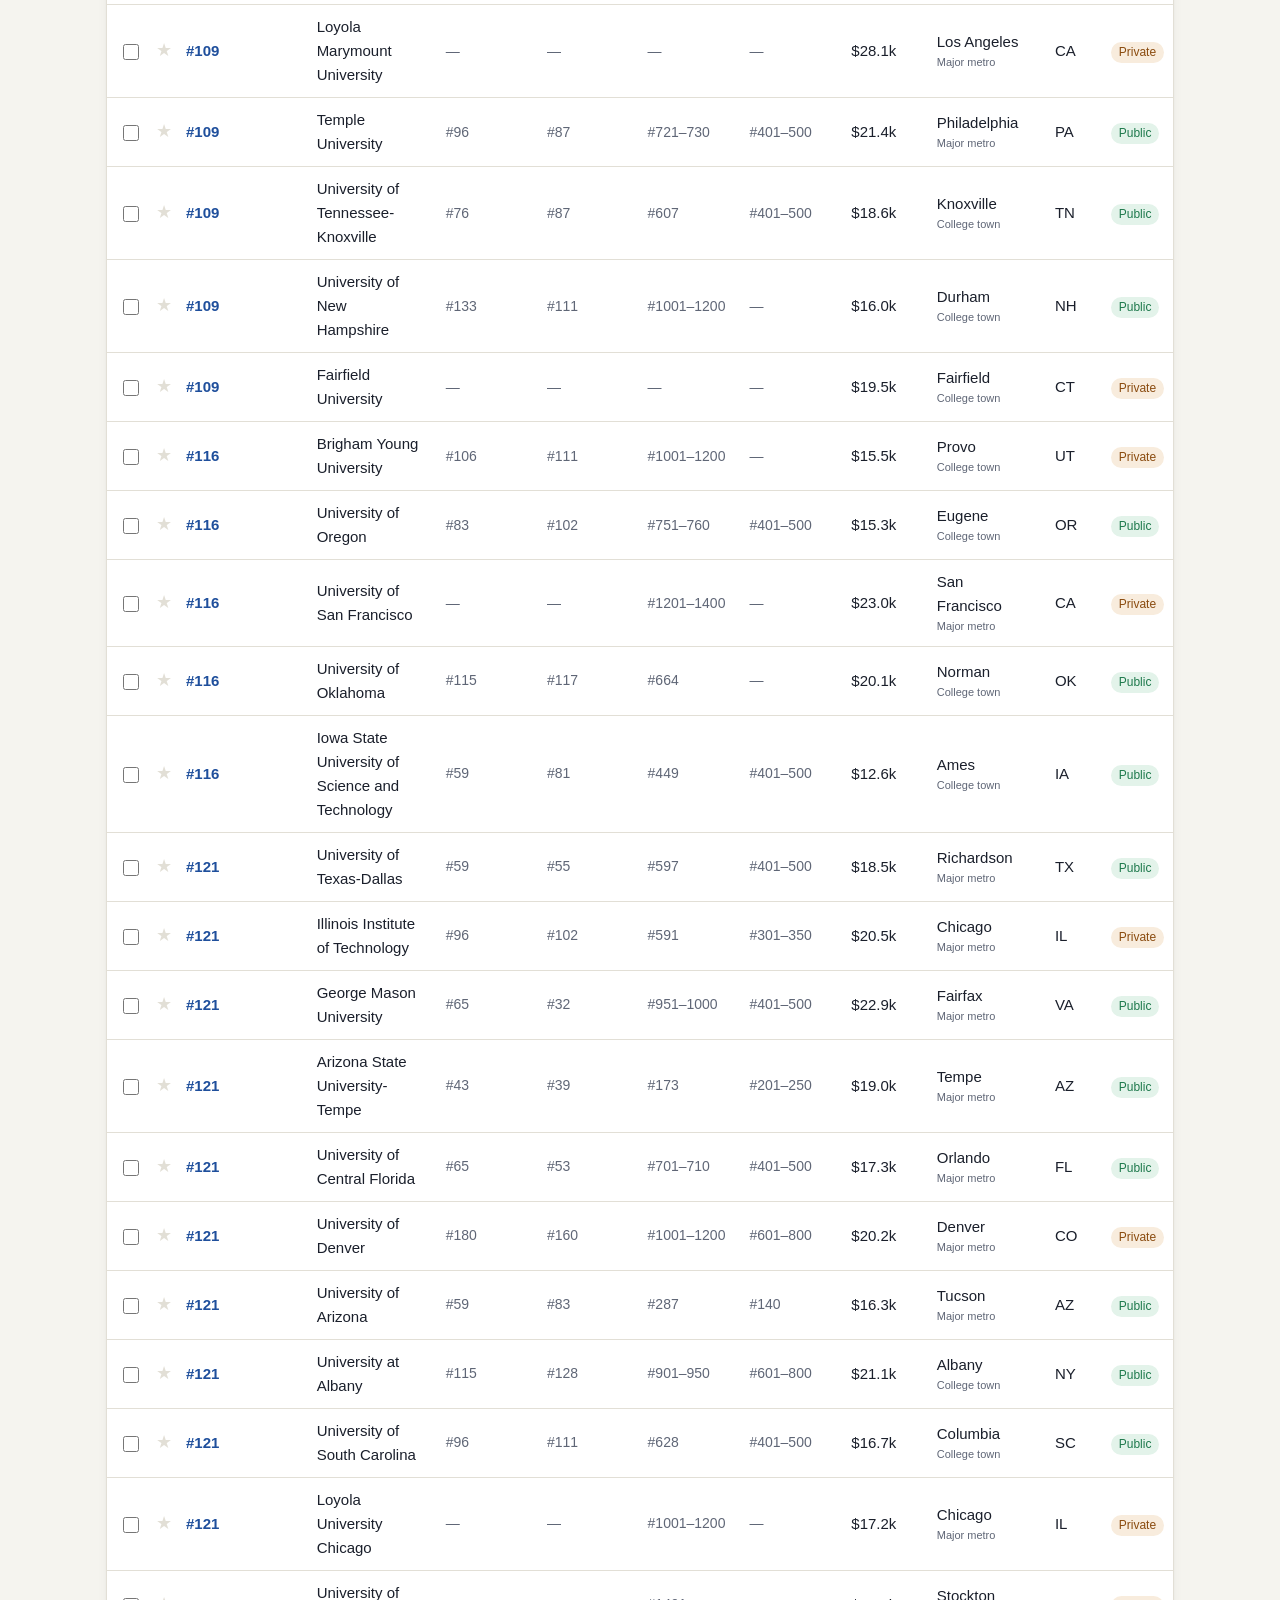
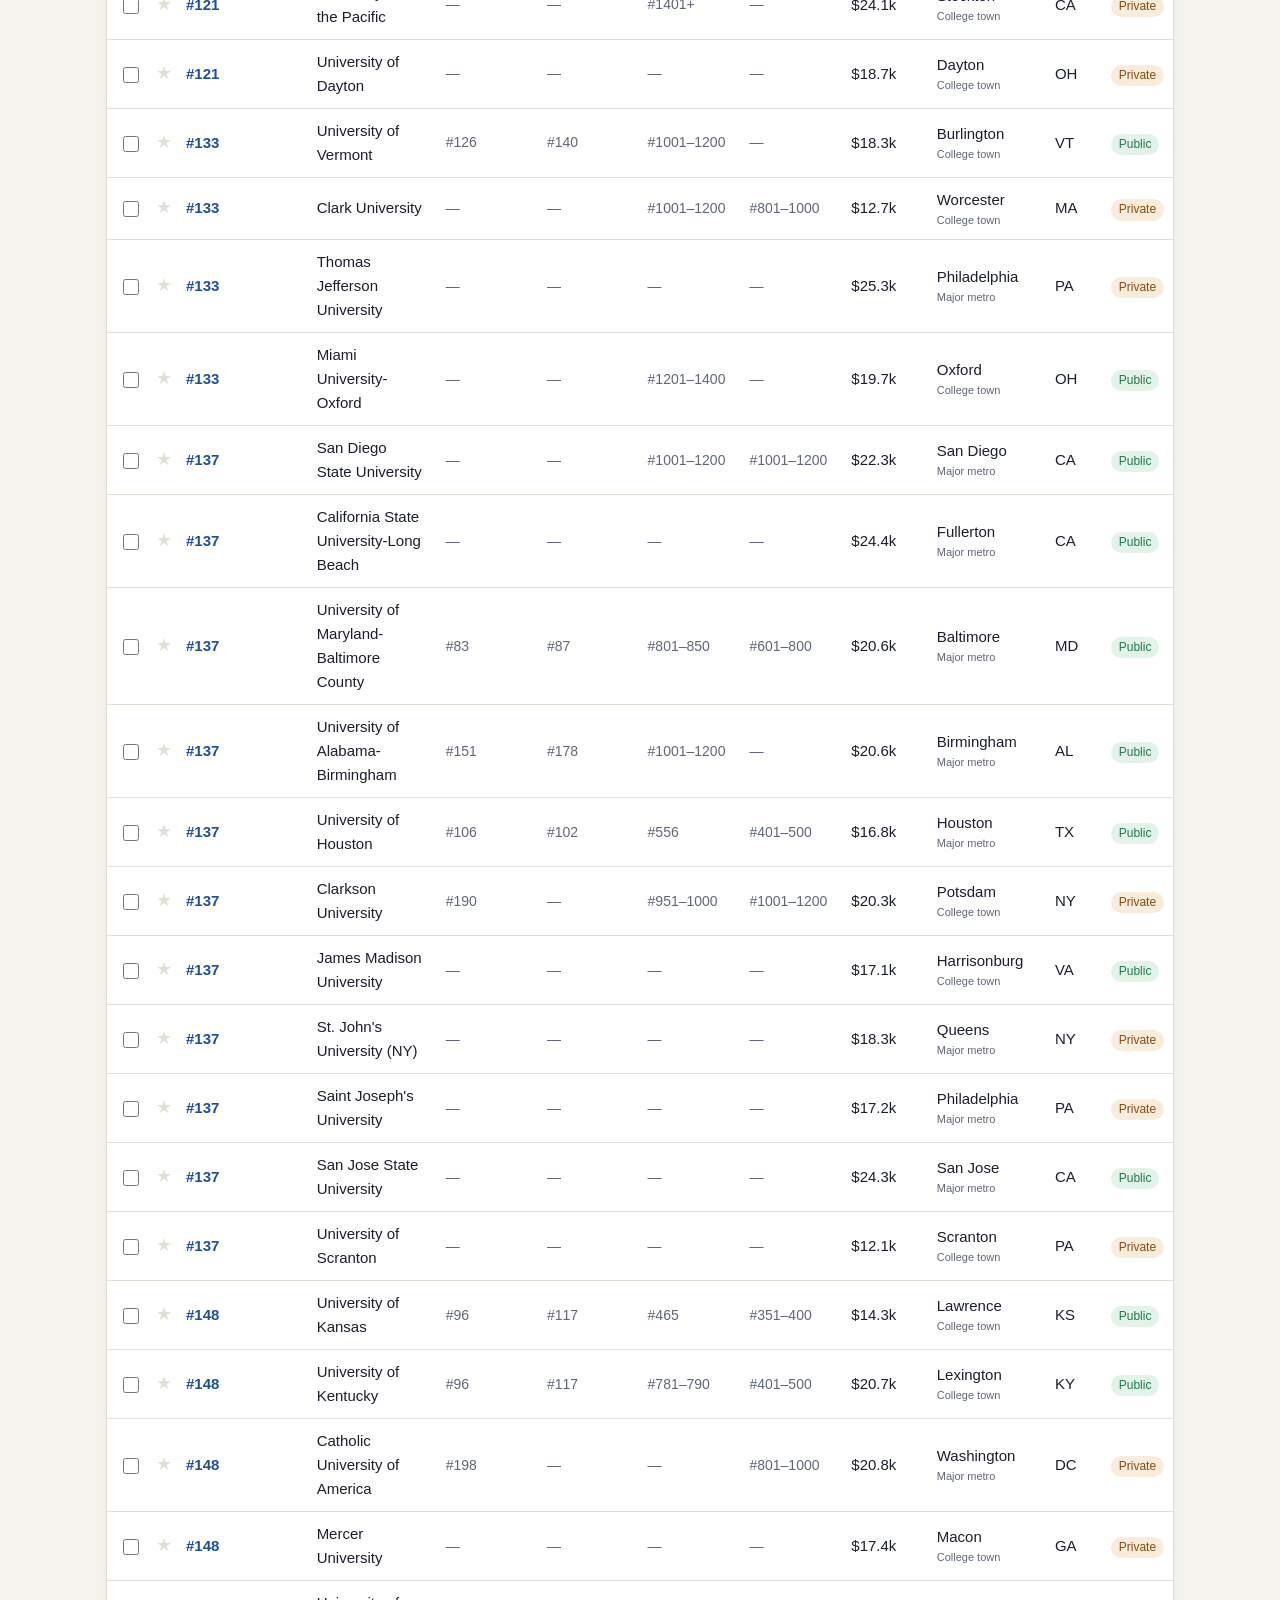
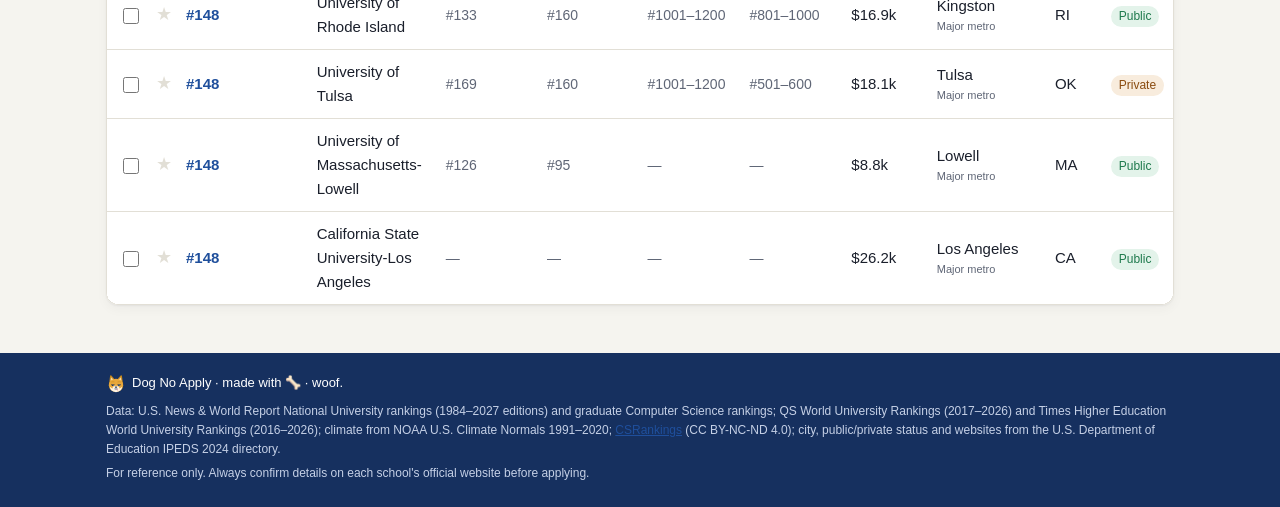
<file: rankings.html>
<!doctype html>
<html lang="en">
<head>
  <meta charset="utf-8">
  <meta name="viewport" content="width=device-width, initial-scale=1">
  <title data-i18n="title.rankings">Rankings · Dog No Apply</title>
  <meta name="description" data-i18n-content="meta.rankings" content="">
  <link rel="icon" type="image/svg+xml" href="assets/logo.svg">
  <script src="js/i18n.js"></script>
  <link rel="stylesheet" href="css/style.css">
</head>
<body>
  <header id="siteNav" class="site-nav"></header>
  <script src="js/layout.js"></script>

  <div class="page-head">
    <div class="wrap">
      <h1 data-i18n="rk.h1"></h1>
      <p class="sub" data-i18n="rk.sub"></p>
    </div>
  </div>

  <main class="wrap">
    <section class="controls" data-i18n-aria-label="rk.filters">
      <label class="field grow">
        <span data-i18n="rk.search"></span>
        <input id="q" type="search" data-i18n-placeholder="rk.searchPh">
      </label>
      <div class="field">
        <span data-i18n="rk.system"></span>
        <div class="seg" id="sys" role="radiogroup" data-i18n-aria-label="rk.system">
          <button type="button" data-v="usnews" aria-pressed="true" data-i18n="rk.sys.usnews" data-i18n-title="rk.sys.usnewsTitle"></button>
          <button type="button" data-v="qs" aria-pressed="false" data-i18n="rk.sys.qs" data-i18n-title="rk.sys.qsTitle"></button>
          <button type="button" data-v="the" aria-pressed="false" data-i18n="rk.sys.the" data-i18n-title="rk.sys.theTitle"></button>
        </div>
      </div>
      <label class="field">
        <span data-i18n="rk.year"></span>
        <select id="year"></select>
      </label>
      <label class="field">
        <span data-i18n="rk.state"></span>
        <select id="state"><option value="" data-i18n="rk.allStates"></option></select>
      </label>
      <div class="field">
        <span data-i18n="rk.type"></span>
        <div class="seg" id="control" role="radiogroup" data-i18n-aria-label="rk.type">
          <button type="button" data-v="" aria-pressed="true" data-i18n="control.all"></button>
          <button type="button" data-v="public" aria-pressed="false" data-i18n="control.public"></button>
          <button type="button" data-v="private" aria-pressed="false" data-i18n="control.private"></button>
        </div>
      </div>
      <label class="field">
        <span data-i18n="csr.dir"></span>
        <select id="csrDir"></select>
      </label>
      <label class="field">
        <span data-i18n="rk.range"></span>
        <span class="range">
          <input id="rmin" type="number" min="1" inputmode="numeric" placeholder="1">
          <span>–</span>
          <input id="rmax" type="number" min="1" inputmode="numeric" data-i18n-placeholder="rk.any">
        </span>
      </label>
      <label class="check">
        <input id="unranked" type="checkbox"> <span data-i18n="rk.unranked"></span>
      </label>
      <label class="check">
        <input id="onlyFav" type="checkbox"> <span data-i18n="common.onlyLib"></span> <span id="favCount" class="pill">0</span>
      </label>

      <p class="group-label" data-i18n="rk.geo"></p>
      <label class="field">
        <span data-i18n="geo.city"></span>
        <select id="city"></select>
      </label>
      <div class="field">
        <span data-i18n="geo.setting"></span>
        <div class="seg" id="setting" role="radiogroup" data-i18n-aria-label="geo.setting">
          <button type="button" data-v="" aria-pressed="true" data-i18n="control.all"></button>
          <button type="button" data-v="metro" aria-pressed="false" data-i18n="setting.metroShort"></button>
          <button type="button" data-v="town" aria-pressed="false" data-i18n="setting.townShort"></button>
        </div>
      </div>
      <label class="field grow">
        <span data-i18n="geo.hub"></span>
        <select id="hub"></select>
      </label>

      <p class="group-label" data-i18n="clim.group"></p>
      <div class="climate-fields" id="rkClimate"></div>

      <p class="group-label" data-i18n="cost.group"></p>
      <div class="field">
        <span data-i18n="cost.basis"></span>
        <div class="seg" id="res" role="radiogroup" data-i18n-aria-label="cost.basis">
          <button type="button" data-v="out" data-i18n="cost.outShort"></button>
          <button type="button" data-v="in" data-i18n="cost.in"></button>
        </div>
      </div>
      <label class="field">
        <span data-i18n="cost.maxTuition"></span>
        <input id="maxTuition" class="money" type="number" min="0" step="1000" inputmode="numeric" data-i18n-placeholder="cost.noMax">
      </label>
      <label class="field">
        <span data-i18n="cost.maxLiving"></span>
        <input id="maxLiving" class="money" type="number" min="0" step="1000" inputmode="numeric" data-i18n-placeholder="cost.noMax">
      </label>
      <label class="field" id="fxField" hidden>
        <span data-i18n="cost.fx"></span>
        <input id="fx" class="fx" type="number" min="0.1" step="0.01" inputmode="decimal">
      </label>
    </section>

    <p class="summary" id="summary"></p>

    <div class="table-wrap">
      <table id="table">
        <thead>
          <tr>
            <th class="c-sel"><input type="checkbox" id="selAll" data-i18n-aria-label="sel.all" data-i18n-title="sel.all"></th>
            <th class="c-fav" data-i18n-aria-label="nav.library"></th>
            <th data-sort="rank" class="c-rank sortable" id="rankHead"></th>
            <th data-sort="name" class="sortable" data-i18n="rk.th.school"></th>
            <th data-sort="cs" class="sortable c-sub" data-i18n="subj.cs" data-i18n-title="rk.th.csTitle"></th>
            <th data-sort="csr" class="sortable c-sub" id="csrHead" data-i18n-title="rk.th.csrTitle"></th>
            <th data-sort="qs" class="sortable c-sub c-qs" id="qsHead" data-i18n="subj.qs"></th>
            <th data-sort="the" class="sortable c-sub c-the" id="theHead" data-i18n="subj.the"></th>
            <th data-sort="living" class="sortable" id="costHead" data-i18n="rk.th.living"></th>
            <th data-sort="city" class="sortable c-hide-sm" data-i18n="rk.th.city"></th>
            <th data-sort="state" class="sortable c-hide-sm" data-i18n="rk.state"></th>
            <th data-sort="control" class="sortable" data-i18n="rk.type"></th>
            <th data-sort="change" class="sortable c-hide-sm" data-i18n="rk.th.change" data-i18n-title="rk.th.changeTitle"></th>
          </tr>
        </thead>
        <tbody id="rows"></tbody>
      </table>
    </div>
    <p class="empty" id="empty" hidden data-i18n="rk.empty"></p>

    <div class="sel-bar" id="selBar" hidden>
      <span id="selCount"></span>
      <button type="button" class="btn btn-primary" id="selAdd" data-i18n="sel.add"></button>
      <button type="button" class="btn btn-ghost" id="selRemove" data-i18n="sel.remove"></button>
      <button type="button" class="btn btn-link" id="selClear" data-i18n="sel.clear"></button>
    </div>
    <div class="toast" id="toast" role="status" hidden></div>
  </main>

  <script src="data/colleges.js"></script>
  <script src="js/common.js"></script>
  <script src="js/rankings.js"></script>
</body>
</html>
</file>
<file: css/style.css>
/* ---------- Color tokens ----------
   Brand: deep navy (header, hero, primary actions) + warm gold (highlights).
   Change these few values to re-theme the whole site. */
:root {
  --navy-900: #0f2147;
  --navy-800: #16305f;
  --navy-700: #1f4180;
  --gold-500: #e9a83b;
  --gold-600: #c98a1c;

  --bg: #f5f4ef;
  --surface: #ffffff;
  --text: #1a1f2b;
  --muted: #5f6676;
  --line: #e2dfd6;

  --accent: #1f4f9c;        /* links, active controls */
  --accent-soft: #e6edf8;   /* hover rows, pills */
  --header-bg: var(--navy-800);
  --header-text: #ffffff;
  --header-muted: #c5d0e6;
  --hero-from: var(--navy-900);
  --hero-to: var(--navy-700);
  --gold: var(--gold-500);
  --gold-ink: #7a520c;
  --gold-soft: #fbf0db;

  --public: #1f7a4d;
  --public-soft: #e3f3ea;
  --private: #8a4b0f;
  --private-soft: #f8ecdd;
  --up: #1f7a4d;
  --down: #b3261e;
  --star: var(--gold-500);
  --shadow: 0 1px 2px rgb(16 24 40 / .05), 0 4px 12px rgb(16 24 40 / .04);
  --radius: 12px;
  --map-water: #dfe7f1;
  --map-land: #fbfaf6;
  --map-land-hover: #f3ecdc;
  --map-border: #b9c2d0;
  color-scheme: light;
}
@media (prefers-color-scheme: dark) {
  :root {
    --bg: #0e121a;
    --surface: #161c27;
    --text: #e7eaf0;
    --muted: #99a2b3;
    --line: #283041;

    --accent: #8db0ff;
    --accent-soft: #1d2a45;
    --header-bg: #0a1428;
    --header-muted: #9fb0d1;
    --hero-from: #0a1428;
    --hero-to: #17305c;
    --gold: #f0b452;
    --gold-ink: #f0b452;
    --gold-soft: #3a2c14;

    --public: #6fd3a0;
    --public-soft: #163327;
    --private: #f0b67a;
    --private-soft: #3a2a19;
    --up: #6fd3a0;
    --down: #ff8a80;
    --shadow: none;
    --map-water: #0b1018;
    --map-land: #1b2230;
    --map-land-hover: #26303f;
    --map-border: #3a4558;
    color-scheme: dark;
  }
}

/* ---------- Base ---------- */
* { box-sizing: border-box; }
html { scroll-padding-top: 72px; }
body {
  margin: 0;
  min-height: 100vh;
  display: flex; flex-direction: column;
  background: var(--bg);
  color: var(--text);
  font: 15px/1.6 -apple-system, BlinkMacSystemFont, "PingFang SC", "Hiragino Sans GB", "Microsoft YaHei", "Segoe UI", sans-serif;
}
main { flex: 1; width: 100%; }
.wrap { max-width: 1100px; margin: 0 auto; padding: 0 16px; }
a { color: var(--accent); }
.muted { color: var(--muted); }
input, select, button { font: inherit; color: var(--text); }
:focus-visible { outline: 2px solid var(--accent); outline-offset: 2px; }

.btn {
  display: inline-flex; align-items: center; justify-content: center; gap: 6px;
  height: 40px; padding: 0 18px; border-radius: 10px; border: 0;
  font-weight: 600; text-decoration: none; cursor: pointer;
}
.btn-primary { background: var(--navy-800); color: #fff; }
.btn-primary:hover { background: var(--navy-700); }
.btn-gold { background: var(--gold); color: var(--navy-900); }
.btn-gold:hover { background: var(--gold-600); }
.btn-ghost { background: var(--accent-soft); color: var(--accent); }
.btn-ghost:hover { filter: brightness(.97); }

/* ---------- Header nav ---------- */
.site-nav {
  position: sticky; top: 0; z-index: 10;
  background: var(--header-bg); color: var(--header-text);
  box-shadow: 0 1px 0 rgb(255 255 255 / .06);
  min-height: 60px;
}
.nav-inner { display: flex; align-items: center; gap: 24px; height: 60px; }
.brand { display: flex; align-items: center; gap: 10px; color: inherit; text-decoration: none; font-weight: 700; font-size: 17px; letter-spacing: .02em; }
.brand-mark {
  display: grid; place-items: center; width: 32px; height: 32px; border-radius: 9px;
  background: var(--gold); color: var(--navy-900); font-size: 17px;
}
.nav-links { display: flex; gap: 4px; margin-left: auto; }
.nav-links a {
  position: relative; color: var(--header-muted); text-decoration: none;
  padding: 8px 14px; border-radius: 8px; font-size: 15px;
}
.nav-links a:hover { color: #fff; background: rgb(255 255 255 / .08); }
.nav-links a[aria-current=page] { color: #fff; font-weight: 600; }
.nav-links a[aria-current=page]::after {
  content: ""; position: absolute; left: 14px; right: 14px; bottom: -11px; height: 3px; border-radius: 3px 3px 0 0;
  background: var(--gold);
}
.site-nav :focus-visible { outline-color: var(--gold); }
.nav-toggle { display: none; margin-left: auto; width: 40px; height: 40px; border: 0; background: none; cursor: pointer; padding: 10px 9px; }
.nav-toggle span { display: block; height: 2px; background: #fff; border-radius: 2px; transition: transform .2s, opacity .2s; }
.nav-toggle span + span { margin-top: 6px; }
.site-nav.open .nav-toggle span:nth-child(1) { transform: translateY(8px) rotate(45deg); }
.site-nav.open .nav-toggle span:nth-child(2) { opacity: 0; }
.site-nav.open .nav-toggle span:nth-child(3) { transform: translateY(-8px) rotate(-45deg); }

/* ---------- Page heads ---------- */
.page-head { background: var(--surface); border-bottom: 1px solid var(--line); padding: 28px 0 22px; margin-bottom: 24px; }
.page-head h1 { margin: 0; font-size: 26px; }
.page-head h1::before {
  content: ""; display: inline-block; width: 5px; height: .9em; margin-right: 10px; border-radius: 3px;
  background: var(--gold); vertical-align: -1px;
}
.sub { margin: 4px 0 0; color: var(--muted); }

/* ---------- Home ---------- */
.hero {
  background: linear-gradient(135deg, var(--hero-from), var(--hero-to));
  color: #fff; padding: 56px 0 48px;
}
.eyebrow { margin: 0 0 8px; color: var(--gold); font-weight: 600; font-size: 14px; letter-spacing: .04em; }
.hero h1 { margin: 0; font-size: 40px; line-height: 1.2; letter-spacing: .01em; }
.lead { max-width: 560px; color: #d5ddef; font-size: 16px; margin: 12px 0 24px; }
.hero-search { display: flex; gap: 8px; max-width: 560px; }
.hero-search input {
  flex: 1; min-width: 0; height: 46px; padding: 0 16px; border-radius: 10px;
  border: 1px solid rgb(255 255 255 / .2); background: rgb(255 255 255 / .96); color: #1a1f2b;
}
.hero-search .btn { height: 46px; }
.hero-stats { list-style: none; padding: 0; margin: 36px 0 0; display: flex; flex-wrap: wrap; gap: 12px 40px; }
.hero-stats b { display: block; font-size: 26px; font-variant-numeric: tabular-nums; }
.hero-stats span { font-size: 13px; color: var(--header-muted); }

.home { padding-top: 36px; }
.section-title { font-size: 18px; margin: 0 0 14px; }
.cards { display: grid; grid-template-columns: repeat(auto-fit, minmax(260px, 1fr)); gap: 16px; margin-bottom: 40px; }
.card {
  display: block; padding: 22px; border-radius: var(--radius); text-decoration: none; color: inherit;
  background: var(--surface); border: 1px solid var(--line); box-shadow: var(--shadow);
  border-top: 4px solid var(--navy-700); transition: transform .15s, box-shadow .15s;
}
.card:nth-child(2) { border-top-color: var(--gold); }
.card:hover { transform: translateY(-2px); box-shadow: 0 6px 20px rgb(16 24 40 / .08); }
.card-icon { font-size: 26px; }
.card h3 { margin: 8px 0 6px; font-size: 18px; }
.card p { margin: 0 0 14px; color: var(--muted); }
.card-link { color: var(--accent); font-weight: 600; font-size: 14px; }

.home-grid { display: grid; grid-template-columns: 1.3fr 1fr; gap: 32px; }
.top-list { list-style: none; padding: 0; margin: 0; background: var(--surface); border: 1px solid var(--line); border-radius: var(--radius); box-shadow: var(--shadow); }
.top-list li { display: flex; align-items: center; gap: 12px; padding: 10px 16px; border-bottom: 1px solid var(--line); cursor: pointer; }
.top-list li:last-child { border-bottom: 0; }
.top-list li:hover { background: var(--accent-soft); }
.tl-rank { width: 36px; font-weight: 700; color: var(--accent); font-variant-numeric: tabular-nums; }
.tl-name { flex: 1; font-weight: 500; }
.tl-name small { display: block; color: var(--muted); font-weight: 400; font-size: 12px; }
.more { display: inline-block; margin-top: 12px; font-weight: 600; font-size: 14px; text-decoration: none; }
.chips { display: flex; flex-wrap: wrap; gap: 8px; }
.chip {
  display: inline-flex; align-items: center; gap: 6px; padding: 6px 12px; border-radius: 99px;
  background: var(--surface); border: 1px solid var(--line); color: var(--text); text-decoration: none; font-size: 14px;
}
.chip:hover { border-color: var(--gold); background: var(--gold-soft); }
.chip span { color: var(--muted); font-size: 12px; }

/* ---------- Rankings controls ---------- */
.controls {
  display: flex; flex-wrap: wrap; gap: 14px 16px; align-items: flex-end;
  background: var(--surface); border: 1px solid var(--line); border-radius: var(--radius);
  padding: 16px; box-shadow: var(--shadow);
}
.field { display: flex; flex-direction: column; gap: 4px; font-size: 13px; color: var(--muted); }
.field.grow { flex: 1 1 240px; }
input[type=search], input[type=number], select {
  height: 38px; padding: 0 10px; border: 1px solid var(--line); border-radius: 8px; background: var(--bg);
}
.range { display: flex; align-items: center; gap: 6px; }
.range input { width: 72px; }
.seg { display: inline-flex; border: 1px solid var(--line); border-radius: 8px; overflow: hidden; height: 38px; }
.seg button { border: 0; background: var(--bg); padding: 0 14px; cursor: pointer; }
.seg button + button { border-left: 1px solid var(--line); }
.seg button[aria-pressed=true] { background: var(--navy-800); color: #fff; }
.check { display: flex; align-items: center; gap: 6px; height: 38px; font-size: 14px; cursor: pointer; }
.check input { accent-color: var(--navy-700); }
.pill { background: var(--gold-soft); color: var(--gold-ink); border-radius: 99px; padding: 0 8px; font-size: 12px; font-weight: 600; }

.summary { color: var(--muted); margin: 16px 2px 10px; font-size: 14px; }

/* ---------- Table ---------- */
.table-wrap { background: var(--surface); border: 1px solid var(--line); border-radius: var(--radius); overflow-x: auto; box-shadow: var(--shadow); }
table { width: 100%; border-collapse: collapse; }
th, td { padding: 10px 12px; text-align: left; border-bottom: 1px solid var(--line); }
tbody tr:last-child td { border-bottom: 0; }
th { font-size: 13px; color: var(--muted); font-weight: 600; background: var(--surface); white-space: nowrap; }
th.sortable { cursor: pointer; user-select: none; }
th.sortable:hover { color: var(--text); }
th[aria-sort] { color: var(--accent); }
th[aria-sort=ascending]::after { content: " ▲"; font-size: 10px; }
th[aria-sort=descending]::after { content: " ▼"; font-size: 10px; }
tbody tr { cursor: pointer; }
tbody tr:hover { background: var(--accent-soft); }
.c-rank { width: 64px; white-space: nowrap; font-variant-numeric: tabular-nums; font-weight: 700; color: var(--accent); }
.c-fav { width: 36px; padding-right: 0; }
td.name { font-weight: 500; }
.na { color: var(--muted); font-weight: 400; }
.tag { display: inline-block; padding: 1px 8px; border-radius: 99px; font-size: 12px; white-space: nowrap; }
.tag.public { background: var(--public-soft); color: var(--public); }
.tag.private { background: var(--private-soft); color: var(--private); }
.chg { font-variant-numeric: tabular-nums; font-size: 13px; white-space: nowrap; }
.chg.up { color: var(--up); }
.chg.down { color: var(--down); }
.chg.flat, .chg.new { color: var(--muted); }
.star { border: 0; background: none; cursor: pointer; font-size: 18px; line-height: 1; color: var(--line); padding: 2px; }
.star:hover { color: var(--gold); }
.star[aria-pressed=true] { color: var(--star); }
.empty { text-align: center; color: var(--muted); padding: 32px 0; }

/* ---------- Shortlist ---------- */
.school-grid { display: grid; grid-template-columns: repeat(auto-fill, minmax(240px, 1fr)); gap: 14px; }
.school-card {
  background: var(--surface); border: 1px solid var(--line); border-radius: var(--radius); box-shadow: var(--shadow);
  padding: 16px; cursor: pointer; border-left: 4px solid var(--gold);
}
.school-card:hover { background: var(--accent-soft); }
.sc-top { display: flex; justify-content: space-between; align-items: center; }
.sc-rank { font-weight: 700; color: var(--accent); font-size: 18px; }
.school-card h3 { margin: 6px 0 2px; font-size: 16px; }
.school-card p { margin: 0 0 10px; font-size: 13px; }
.empty-state { text-align: center; padding: 48px 16px; background: var(--surface); border: 1px dashed var(--line); border-radius: var(--radius); }
.empty-state p { margin: 0 0 6px; }
.empty-state .btn { margin-top: 14px; }

/* ---------- About ---------- */
.prose { max-width: 760px; }
.prose h2 { font-size: 18px; margin: 8px 0 8px; }
.prose ul { padding-left: 20px; margin: 0 0 24px; }
.prose li { margin-bottom: 6px; }

/* ---------- Detail dialog ---------- */
dialog.detail {
  width: min(640px, calc(100vw - 32px)); border: 1px solid var(--line); border-radius: 16px;
  background: var(--surface); color: var(--text); padding: 24px; border-top: 5px solid var(--gold);
}
dialog::backdrop { background: rgb(10 20 40 / .5); }
.close { position: absolute; top: 10px; right: 12px; border: 0; background: none; font-size: 24px; cursor: pointer; color: var(--muted); }
.d-title { margin: 0 32px 4px 0; font-size: 22px; }
.d-meta { color: var(--muted); margin: 0 0 16px; display: flex; flex-wrap: wrap; gap: 6px 12px; align-items: center; }
.d-stats { display: grid; grid-template-columns: repeat(auto-fit, minmax(150px, 1fr)); gap: 10px; margin-bottom: 16px; }
.d-stat { background: var(--bg); border-radius: 10px; padding: 10px 12px; }
.d-stat b { display: block; font-size: 22px; font-variant-numeric: tabular-nums; color: var(--accent); }
.d-stat span { font-size: 12px; color: var(--muted); }
.chart { width: 100%; height: auto; display: block; }
.chart .grid { stroke: var(--line); }
.chart .axis { fill: var(--muted); font-size: 11px; }
.chart .line { fill: none; stroke: var(--accent); stroke-width: 2; }
.chart .dot { fill: var(--accent); }
.chart .dot:last-of-type { fill: var(--gold); }
.chart-cap { font-size: 12px; color: var(--muted); margin: 4px 0 0; }
.d-actions { margin-top: 18px; display: flex; justify-content: flex-end; }

/* ---------- Footer ---------- */
.site-foot { margin-top: 48px; background: var(--header-bg); color: var(--header-muted); font-size: 12px; padding: 20px 0; }
.site-foot p { margin: 0 0 4px; }

/* ---------- Mobile ---------- */
@media (max-width: 760px) {
  .nav-toggle { display: block; }
  /* Hamburger drop-down: slides down from under the bar; a dimmed backdrop covers the page. */
  .nav-links {
    display: flex; position: absolute; top: 60px; left: 0; right: 0;
    flex-direction: column; gap: 0; padding: 8px 16px 14px; background: var(--header-bg);
    box-shadow: 0 12px 24px rgb(0 0 0 / .25);
    visibility: hidden; opacity: 0; transform: translateY(-8px);
    transition: opacity .18s ease, transform .18s ease, visibility 0s linear .18s;
  }
  .site-nav.open .nav-links { visibility: visible; opacity: 1; transform: none; transition: opacity .18s ease, transform .18s ease; }
  .nav-links a { padding: 13px 8px; font-size: 16px; border-bottom: 1px solid rgb(255 255 255 / .06); }
  .nav-links a:last-child { border-bottom: 0; }
  body.nav-open::before {
    content: ""; position: fixed; inset: 60px 0 0 0; z-index: 9; background: rgb(10 20 40 / .45);
  }
  .nav-links a[aria-current=page]::after { left: 0; right: auto; top: 12px; bottom: 12px; width: 3px; height: auto; border-radius: 0 3px 3px 0; }
  .home-grid { grid-template-columns: 1fr; }
}
@media (max-width: 640px) {
  .hero { padding: 36px 0 32px; }
  .hero h1 { font-size: 28px; }
  .hero-stats { display: grid; grid-template-columns: 1fr 1fr; gap: 14px 20px; }
  .hero-stats b { font-size: 20px; }
  .page-head h1 { font-size: 22px; }
  .c-hide-sm { display: none; }
  .controls { gap: 12px; padding: 14px; }
  .controls .field { flex: 1 1 calc(50% - 6px); min-width: 0; }
  .controls .field.grow { flex-basis: 100%; }
  .controls select, .range input { width: 100%; min-width: 0; }
  .seg { display: flex; }
  .seg button { flex: 1; padding: 0 8px; }
  .check { flex: 1 1 100%; height: auto; }
  th, td { padding: 9px 8px; }
  .d-stats { gap: 6px; grid-template-columns: repeat(2, 1fr); }
  .d-stat b { font-size: 18px; }
  dialog.detail { padding: 18px; }
}

/* ---------- Subject rank columns ---------- */
.num { font-variant-numeric: tabular-nums; white-space: nowrap; }
td.c-sub { color: var(--muted); font-size: 14px; }

/* ---------- 选校库 (library board) ---------- */
body.wide .wrap { max-width: 1320px; }

/* Status colors: one hue per stage, reused by board columns, chips and table selects. */
.s-considering { --st: #7a8599; }
.s-applying    { --st: #2b62c4; }
.s-submitted   { --st: #7b4fc9; }
.s-interview   { --st: #0e8a8a; }
.s-admitted    { --st: #1f8a50; }
.s-rejected    { --st: #c0392b; }
.s-waitlist    { --st: #c98a1c; }
@media (prefers-color-scheme: dark) {
  .s-considering { --st: #9aa6bb; }
  .s-applying    { --st: #7ea3ff; }
  .s-submitted   { --st: #b79af0; }
  .s-interview   { --st: #4cc9c9; }
  .s-admitted    { --st: #6fd3a0; }
  .s-rejected    { --st: #ff8a80; }
  .s-waitlist    { --st: #f0b452; }
}
.col-head i, .sublane h4 i, .st-chip i {
  display: inline-block; width: 9px; height: 9px; border-radius: 50%; background: var(--st, var(--gold)); flex: none;
}

.lib-bar { display: flex; gap: 12px; align-items: center; justify-content: space-between; flex-wrap: wrap; }
.lib-actions { display: flex; gap: 10px; align-items: center; }
.export { position: relative; }
.export > .btn { height: 38px; padding: 0 14px; }
.export-list {
  position: absolute; z-index: 6; top: calc(100% + 4px); right: 0; min-width: 240px; padding: 4px;
  background: var(--surface); border: 1px solid var(--line); border-radius: 10px; box-shadow: 0 10px 30px rgb(16 24 40 / .14);
}
.export-list button {
  display: block; width: 100%; text-align: left; padding: 8px 10px; border: 0; border-radius: 8px;
  background: none; color: var(--text); font: inherit; cursor: pointer;
}
.export-list button:hover, .export-list button:focus-visible { background: var(--accent-soft); }
.export-list b { display: block; font-weight: 600; font-size: 14px; }
.export-list small { display: block; color: var(--muted); font-size: 12px; }
.add-school { position: relative; flex: 1 1 320px; max-width: 520px; }
.add-school input { width: 100%; height: 42px; font-size: 15px; background: var(--surface); box-shadow: var(--shadow); }
.suggest {
  position: absolute; z-index: 5; top: calc(100% + 4px); left: 0; right: 0; margin: 0; padding: 4px; list-style: none;
  background: var(--surface); border: 1px solid var(--line); border-radius: 10px; box-shadow: 0 10px 30px rgb(16 24 40 / .14);
}
.suggest li { display: flex; justify-content: space-between; align-items: center; gap: 12px; padding: 8px 10px; border-radius: 8px; cursor: pointer; }
.suggest li:first-child:not(.none) { background: var(--accent-soft); }
.suggest li:hover { background: var(--accent-soft); }
.suggest li small { display: block; color: var(--muted); font-size: 12px; }
.suggest li.none { color: var(--muted); cursor: default; }

.status-summary { display: flex; flex-wrap: wrap; align-items: center; gap: 8px 14px; margin: 18px 2px 14px; font-size: 14px; color: var(--muted); min-height: 22px; }
.status-summary b { color: var(--text); }
.st-chip { display: inline-flex; align-items: center; gap: 6px; }

.board { display: grid; grid-template-columns: repeat(5, minmax(220px, 1fr)); gap: 14px; overflow-x: auto; padding-bottom: 8px; align-items: start; }
.col { background: color-mix(in srgb, var(--line) 45%, var(--bg)); border-radius: var(--radius); padding: 10px; min-height: 240px; }
.col-head {
  display: flex; align-items: center; gap: 8px; font-weight: 700; font-size: 14px; padding: 4px 4px 10px;
  border-bottom: 3px solid var(--st, var(--gold)); margin-bottom: 10px;
}
.count { margin-left: auto; background: var(--surface); color: var(--muted); border-radius: 99px; padding: 0 8px; font-size: 12px; font-weight: 600; }
.sublane + .sublane { margin-top: 12px; }
.sublane h4 { display: flex; align-items: center; gap: 8px; margin: 0 4px 6px; font-size: 13px; }
.zone { display: flex; flex-direction: column; gap: 8px; min-height: 64px; border-radius: 10px; padding: 2px; transition: background .12s; }
.col:not(.col-outcome) .zone { min-height: 180px; }
.zone.over { background: var(--accent-soft); outline: 2px dashed var(--accent); outline-offset: 2px; }
.zone-empty { margin: 0; padding: 18px 8px; text-align: center; font-size: 12px; color: var(--muted); border: 1px dashed var(--line); border-radius: 10px; }
.zone.over .zone-empty { display: none; }
.drop-marker { height: 4px; border-radius: 4px; background: var(--accent); }

.kcard {
  background: var(--surface); border: 1px solid var(--line); border-left: 4px solid var(--st); border-radius: 10px;
  padding: 10px 12px; box-shadow: var(--shadow); cursor: grab;
}
.kcard:hover { border-color: var(--accent); border-left-color: var(--st); }
.kcard:active { cursor: grabbing; }
.kcard.dragging { opacity: .35; }
.kc-head { display: flex; justify-content: space-between; align-items: center; }
.kc-rank { font-size: 12px; font-weight: 700; color: var(--accent); }
.kc-x { border: 0; background: none; color: var(--muted); font-size: 18px; line-height: 1; cursor: pointer; padding: 0 2px; border-radius: 4px; }
.kc-x:hover { color: var(--down); background: var(--bg); }
.kcard h3 { margin: 4px 0 4px; font-size: 14px; line-height: 1.35; }
.kc-meta { margin: 0 0 6px; font-size: 12px; color: var(--muted); display: flex; align-items: center; gap: 6px; flex-wrap: wrap; }
.kc-meta .tag { font-size: 11px; padding: 0 6px; }
.kc-subj { margin: 0 0 8px; display: flex; flex-wrap: wrap; gap: 4px 6px; font-size: 12px; }
.kc-subj span { background: var(--bg); border-radius: 6px; padding: 1px 7px; font-variant-numeric: tabular-nums; white-space: nowrap; }
.kc-status {
  width: 100%; height: 30px; font-size: 13px; padding: 0 6px; border-radius: 7px;
  border: 1px solid var(--line); background: var(--bg); cursor: pointer;
}
#tableView .kc-status { width: auto; min-width: 96px; border-left: 4px solid var(--st); }

@media (max-width: 760px) {
  .board { grid-template-columns: repeat(5, 82vw); scroll-snap-type: x mandatory; }
  .col { scroll-snap-align: start; }
}

/* ---------- Detail: rank history range ---------- */
.d-history-head { display: flex; align-items: center; justify-content: space-between; gap: 8px 12px; flex-wrap: wrap; margin: 4px 0 10px; }
.d-history-head h3 { margin: 0; font-size: 15px; }
.d-history-head small { color: var(--muted); font-weight: 400; margin-left: 4px; }
.seg-sm { height: 30px; }
.seg-sm button { padding: 0 10px; font-size: 13px; }

/* ---------- Map page ---------- */
.map-layout { display: grid; grid-template-columns: 320px 1fr; height: calc(100vh - 60px); min-height: 520px; }
.map-page .site-foot { margin-top: 0; }
.map-side { display: flex; flex-direction: column; min-height: 0; background: var(--surface); border-right: 1px solid var(--line); }
.map-side-head { padding: 18px 16px 6px; }
.map-side-head h1 { margin: 0; font-size: 22px; }
.map-side-head p { margin: 2px 0 0; font-size: 13px; }
.map-filters { display: flex; flex-direction: column; gap: 10px; padding: 8px 16px 14px; border-bottom: 1px solid var(--line); }
.map-filters > * { flex: none; }
.map-filters .seg { display: flex; }
.map-filters .seg button { flex: 1; padding: 0 6px; font-size: 14px; white-space: nowrap; }
.map-filters select { width: 100%; }
.map-filters .field { flex-direction: row; align-items: center; gap: 10px; }
.map-filters .field > span { flex: none; min-width: 36px; max-width: 45%; }
.map-filters .check { height: auto; }
.map-legend { display: flex; gap: 14px; font-size: 12px; color: var(--muted); }
.map-legend span { display: inline-flex; align-items: center; gap: 5px; }
.lg { display: inline-block; width: 11px; height: 11px; border-radius: 50%; border: 1.5px solid var(--surface); box-shadow: 0 0 0 1px var(--line); flex: none; }
.lg.public { background: var(--public); }
.lg.private { background: var(--private); }
.lg.lib { box-shadow: 0 0 0 2.5px var(--gold); }
.map-legend .lg.lib { background: var(--muted); }
.map-list { list-style: none; margin: 0; padding: 4px 0; overflow-y: auto; flex: 1; }
.map-list li { display: flex; align-items: center; gap: 10px; padding: 8px 16px; cursor: pointer; }
.map-list li:hover { background: var(--accent-soft); }
.map-list li.none { color: var(--muted); cursor: default; }
.ml-rank { width: 38px; font-weight: 700; color: var(--accent); font-size: 13px; font-variant-numeric: tabular-nums; }
.ml-name { flex: 1; font-size: 14px; line-height: 1.35; }
.ml-name small { display: block; color: var(--muted); font-size: 12px; }
.map { height: 100%; background: var(--map-water); }
.state-tip { font-size: 12px; }

.leaflet-container { font: inherit; }
.leaflet-popup-content-wrapper, .leaflet-popup-tip { background: var(--surface); color: var(--text); }
.leaflet-popup-content { margin: 12px 14px; }
.leaflet-container a.leaflet-popup-close-button { color: var(--muted); }
.map-pop b { display: block; font-size: 15px; margin-right: 14px; }
.map-pop .muted { font-size: 12px; display: flex; align-items: center; gap: 6px; margin: 2px 0 8px; }
.map-pop-ranks { display: flex; gap: 6px; font-size: 12px; margin-bottom: 10px; }
.map-pop-ranks span { background: var(--bg); border-radius: 6px; padding: 1px 7px; font-variant-numeric: tabular-nums; }
.map-pop-actions { display: flex; gap: 6px; }
.map-pop-actions .btn { height: 32px; padding: 0 12px; font-size: 13px; }
.map-pop-actions .btn-primary { color: #fff; }
@media (prefers-color-scheme: dark) {
  .leaflet-control-zoom a, .leaflet-control-attribution { background: var(--surface) !important; color: var(--text) !important; }
  .leaflet-control-attribution a { color: var(--accent) !important; }
}

@media (max-width: 760px) {
  .map-layout { grid-template-columns: 1fr; grid-template-rows: 55vh auto; height: auto; }
  .map { order: -1; height: 55vh; }
  .map-side { border-right: 0; }
  .map-list { max-height: 50vh; }
}

/* ---------- Language toggle ---------- */
/* i18n.js fills static text on DOMContentLoaded; hide the page until then to avoid empty labels. */
.i18n-pending body { visibility: hidden; }
.lang-toggle {
  flex: none; margin-left: 12px; height: 32px; min-width: 44px; padding: 0 12px; border-radius: 8px; cursor: pointer;
  border: 1px solid rgb(255 255 255 / .28); background: transparent; color: #fff; font-size: 14px; font-weight: 600;
}
.lang-toggle:hover { background: rgb(255 255 255 / .1); border-color: var(--gold); }
@media (max-width: 760px) {
  .lang-toggle { margin-left: auto; }
  .nav-toggle { margin-left: 4px; }
  .brand { min-width: 0; }
  .brand-text { overflow: hidden; text-overflow: ellipsis; white-space: nowrap; }
}
.bt-short { display: none; }
@media (max-width: 420px) {
  .brand-text { font-size: 14px; }
  .bt-full { display: none; }
  .bt-short { display: inline; }
}

/* ---------- Location: setting tags, clusters ---------- */
.tag.setting { background: var(--accent-soft); color: var(--accent); }
.tag.setting.town { background: var(--gold-soft); color: var(--gold-ink); }
.city-setting { display: block; font-size: 11px; color: var(--muted); }
.d-geo { background: var(--bg); border-radius: 10px; padding: 10px 12px; margin-bottom: 16px; font-size: 14px; }
.d-geo p { margin: 0 0 6px; display: flex; flex-wrap: wrap; align-items: center; gap: 4px 6px; }
.d-geo p:last-child { margin-bottom: 0; }
.d-geo .chips { gap: 6px; }
.d-geo .chip { font-size: 13px; padding: 4px 10px; }
.climate-fields { display: contents; }
.sys-qs .c-qs, .sys-the .c-the { display: none; }
.controls .group-label {
  flex: 1 1 100%; margin: 4px 0 -6px; padding-top: 12px; border-top: 1px solid var(--line);
  font-size: 12px; font-weight: 700; color: var(--muted); letter-spacing: .04em; text-transform: uppercase;
}

/* ---------- CSRankings in the detail dialog ---------- */
.d-csr { border: 1px solid var(--line); border-radius: 10px; padding: 12px; margin-bottom: 16px; }
.d-csr h3 { margin: 0 0 2px; font-size: 15px; }
.d-csr > p { margin: 0 0 8px; font-size: 13px; }
.csr-cats { display: grid; grid-template-columns: repeat(4, 1fr); gap: 6px; margin-bottom: 10px; }
.csr-cat { background: var(--bg); border-radius: 8px; padding: 6px 8px; text-decoration: none; color: var(--text); }
.csr-cat:hover { background: var(--accent-soft); }
.csr-cat b { display: block; color: var(--accent); font-variant-numeric: tabular-nums; }
.csr-cat span { font-size: 12px; color: var(--muted); }
.d-csr .chips { gap: 6px; margin-bottom: 8px; }
.d-csr .chip { font-size: 13px; padding: 4px 10px; }
.d-credit { font-size: 11px !important; color: var(--muted); margin: 0 !important; }
@media (max-width: 640px) { .csr-cats { grid-template-columns: repeat(2, 1fr); } }

/* ---------- Climate ---------- */
.d-climate { border: 1px solid var(--line); border-radius: 10px; padding: 12px; margin-bottom: 16px; }
.d-climate h3 { margin: 0 0 8px; font-size: 15px; }
.d-climate h3 small { font-size: 13px; font-weight: 400; color: var(--muted); }
.d-climate .d-stats { margin-bottom: 8px; }
.d-climate .d-stat b { font-size: 18px; }
.clim-chart .clim-area { fill: var(--accent-soft); }
.clim-chart .clim-hi, .clim-chart .clim-lo { fill: none; stroke-width: 2; }
.clim-chart .clim-hi { stroke: var(--down); }
.clim-chart .clim-lo { stroke: var(--accent); }
.clim-chart .clim-hi-dot { fill: var(--down); }
.clim-chart .clim-lo-dot { fill: var(--accent); }
.clim-key { display: inline-block; width: 14px; height: 3px; border-radius: 2px; vertical-align: middle; margin-right: 4px; }
.clim-key.hi { background: var(--down); }
.clim-key.lo { background: var(--accent); margin-left: 12px; }
.d-climate .chart-cap { margin-bottom: 6px; }

/* ---------- Costs ---------- */
.d-cost, .d-world { border: 1px solid var(--line); border-radius: 10px; padding: 12px; margin-bottom: 16px; }
.d-cost h3, .d-world h3 { margin: 0 0 8px; font-size: 15px; }
.d-cost table, .d-world table { width: 100%; border-collapse: collapse; font-size: 14px; margin-bottom: 8px; }
.d-cost th, .d-cost td, .d-world th, .d-world td { padding: 5px 8px; border-bottom: 1px solid var(--line); text-align: left; font-weight: 400; }
.d-cost thead th, .d-world thead th { font-size: 12px; color: var(--muted); font-weight: 600; text-align: right; }
.d-cost td.num, .d-world td.num { text-align: right; }
.d-world thead th:first-child { text-align: left; }
.d-world td.num { width: 35%; }
.d-cost .cur { background: var(--accent-soft); }
.d-cost thead th.cur { color: var(--accent); }
.d-cost tr.total th, .d-cost tr.total td { font-weight: 700; border-bottom: 0; }
td.cost { white-space: nowrap; font-variant-numeric: tabular-nums; }
.kc-cost { margin: -2px 0 8px; font-size: 12px; color: var(--muted); font-variant-numeric: tabular-nums; }
.map-pop-cost { font-size: 12px; color: var(--muted); margin: -4px 0 10px; }

/* ---------- Bulk selection ---------- */
.c-sel { width: 32px; padding-right: 0; }
.c-sel input { width: 16px; height: 16px; accent-color: var(--navy-700); cursor: pointer; vertical-align: middle; }
input.money { width: 150px; }
.sel-bar {
  position: sticky; bottom: 16px; z-index: 5; margin: 12px auto 0; width: fit-content; max-width: 100%;
  display: flex; flex-wrap: wrap; align-items: center; gap: 8px 10px; padding: 10px 14px;
  background: var(--surface); border: 1px solid var(--line); border-radius: 12px; box-shadow: 0 8px 28px rgb(16 24 40 / .18);
}
.sel-bar[hidden] { display: none; }
.sel-bar #selCount { font-weight: 700; margin-right: 4px; }
.sel-bar .btn { height: 34px; padding: 0 14px; font-size: 14px; }
.btn-link { background: none; color: var(--muted); font-weight: 500; }
.btn-link:hover { color: var(--text); }
.toast {
  position: fixed; left: 50%; bottom: 24px; transform: translateX(-50%); z-index: 20;
  background: var(--navy-900); color: #fff; padding: 10px 16px; border-radius: 10px; font-size: 14px;
  box-shadow: 0 8px 28px rgb(0 0 0 / .25); max-width: calc(100vw - 32px);
}
.toast[hidden] { display: none; }
.toast a { color: var(--gold); margin-left: 8px; font-weight: 600; }
@media (max-width: 640px) { input.money { width: 100%; } }
input.fx { width: 110px; }

/* ---------- Dog No Apply: logo, playful bits ---------- */
.brand-logo { width: 36px; height: 36px; flex: none; transition: transform .25s ease; transform-origin: 50% 80%; }
.brand:hover .brand-logo { transform: rotate(-12deg); }
.brand-text { font-size: 18px; letter-spacing: .03em; }

/* Hero: paw-print wallpaper + a big clickable dog with a speech bubble */
.hero {
  background:
    url("data:image/svg+xml,%3Csvg xmlns='http://www.w3.org/2000/svg' width='120' height='120' viewBox='0 0 120 120'%3E%3Cg fill='%23ffffff' fill-opacity='.06'%3E%3Cg transform='translate(22 24) rotate(-20)'%3E%3Cellipse cx='0' cy='8' rx='7' ry='6'/%3E%3Ccircle cx='-8' cy='-2' r='3'/%3E%3Ccircle cx='-3' cy='-7' r='3'/%3E%3Ccircle cx='3' cy='-7' r='3'/%3E%3Ccircle cx='8' cy='-2' r='3'/%3E%3C/g%3E%3Cg transform='translate(84 80) rotate(18)'%3E%3Cellipse cx='0' cy='8' rx='7' ry='6'/%3E%3Ccircle cx='-8' cy='-2' r='3'/%3E%3Ccircle cx='-3' cy='-7' r='3'/%3E%3Ccircle cx='3' cy='-7' r='3'/%3E%3Ccircle cx='8' cy='-2' r='3'/%3E%3C/g%3E%3C/g%3E%3C/svg%3E"),
    linear-gradient(135deg, var(--hero-from), var(--hero-to));
}
.hero-grid { display: grid; grid-template-columns: 1fr 280px; gap: 24px; align-items: center; }
.hero-dog { position: relative; display: flex; flex-direction: column; align-items: center; }
.dog-btn { border: 0; background: none; padding: 0; cursor: pointer; border-radius: 50%; }
.dog-svg { display: block; width: 220px; height: 220px; filter: drop-shadow(0 12px 24px rgb(0 0 0 / .3)); animation: dog-bob 3.2s ease-in-out infinite; }
/* Expressions: only the face group named by data-ex is shown. */
.dog-svg .ex { display: none; }
.dog-svg[data-ex=meh] .ex-meh, .dog-svg[data-ex=happy] .ex-happy, .dog-svg[data-ex=surprised] .ex-surprised,
.dog-svg[data-ex=wink] .ex-wink, .dog-svg[data-ex=love] .ex-love, .dog-svg[data-ex=skeptical] .ex-skeptical { display: inline; }
.dog-btn:hover .dog-svg { animation-play-state: paused; transform: rotate(-8deg); }
.dog-btn.boop .dog-svg { animation: dog-boop .45s ease; }
.dog-bubble {
  position: relative; margin: 0 0 14px; max-width: 260px; padding: 10px 14px; border-radius: 14px;
  background: #fff; color: var(--navy-900); font-size: 14px; font-weight: 600; text-align: center;
  box-shadow: 0 8px 20px rgb(0 0 0 / .2);
}
.dog-bubble::after {
  content: ""; position: absolute; left: 50%; bottom: -8px; margin-left: -8px;
  border: 8px solid transparent; border-bottom: 0; border-top-color: #fff;
}
.dog-bubble.pop { animation: bubble-pop .3s ease; }
@keyframes dog-bob { 0%, 100% { transform: translateY(0) rotate(0); } 50% { transform: translateY(-6px) rotate(2deg); } }
@keyframes dog-boop { 0% { transform: scale(1); } 30% { transform: scale(.88) rotate(-6deg); } 65% { transform: scale(1.06) rotate(4deg); } 100% { transform: scale(1); } }
@keyframes bubble-pop { 0% { transform: scale(.8); opacity: 0; } 100% { transform: scale(1); opacity: 1; } }

/* Small wiggles */
.card-icon { display: inline-block; transition: transform .2s ease; }
.card:hover .card-icon { transform: rotate(-10deg) scale(1.15); }
.chip:hover { transform: translateY(-1px); }
.star[aria-pressed=true] { animation: star-pop .3s ease; }
@keyframes star-pop { 50% { transform: scale(1.4) rotate(15deg); } }
.empty, .zone-empty { font-weight: 500; }

/* Paw-print burst when a school is admitted */
.paw-burst {
  position: fixed; z-index: 50; pointer-events: none; font-size: 20px; translate: -50% -50%;
  animation: paw-burst .9s cubic-bezier(.2, .7, .3, 1) forwards;
}
@keyframes paw-burst {
  0% { transform: translate(0, 0) scale(.4) rotate(0); opacity: 1; }
  100% { transform: translate(var(--dx), var(--dy)) scale(1.1) rotate(var(--rot)); opacity: 0; }
}

.foot-tagline { display: flex; align-items: center; gap: 6px; color: #fff; font-size: 13px; margin-bottom: 8px !important; }

@media (max-width: 760px) {
  .hero-grid { grid-template-columns: 1fr; }
  .hero-dog { order: -1; flex-direction: row; align-items: center; justify-content: flex-start; gap: 12px; }
  .dog-svg { width: 96px; height: 96px; }
  .dog-bubble { order: 2; margin: 0; font-size: 13px; text-align: left; }
  .dog-bubble::after { left: -8px; top: 50%; bottom: auto; margin: -8px 0 0; border: 8px solid transparent; border-left: 0; border-right-color: #fff; }
}
@media (prefers-reduced-motion: reduce) {
  .dog-svg, .dog-btn.boop .dog-svg, .dog-bubble.pop, .star[aria-pressed=true] { animation: none; }
  .nav-links, .brand-logo, .card-icon { transition: none; }
}
</file>
